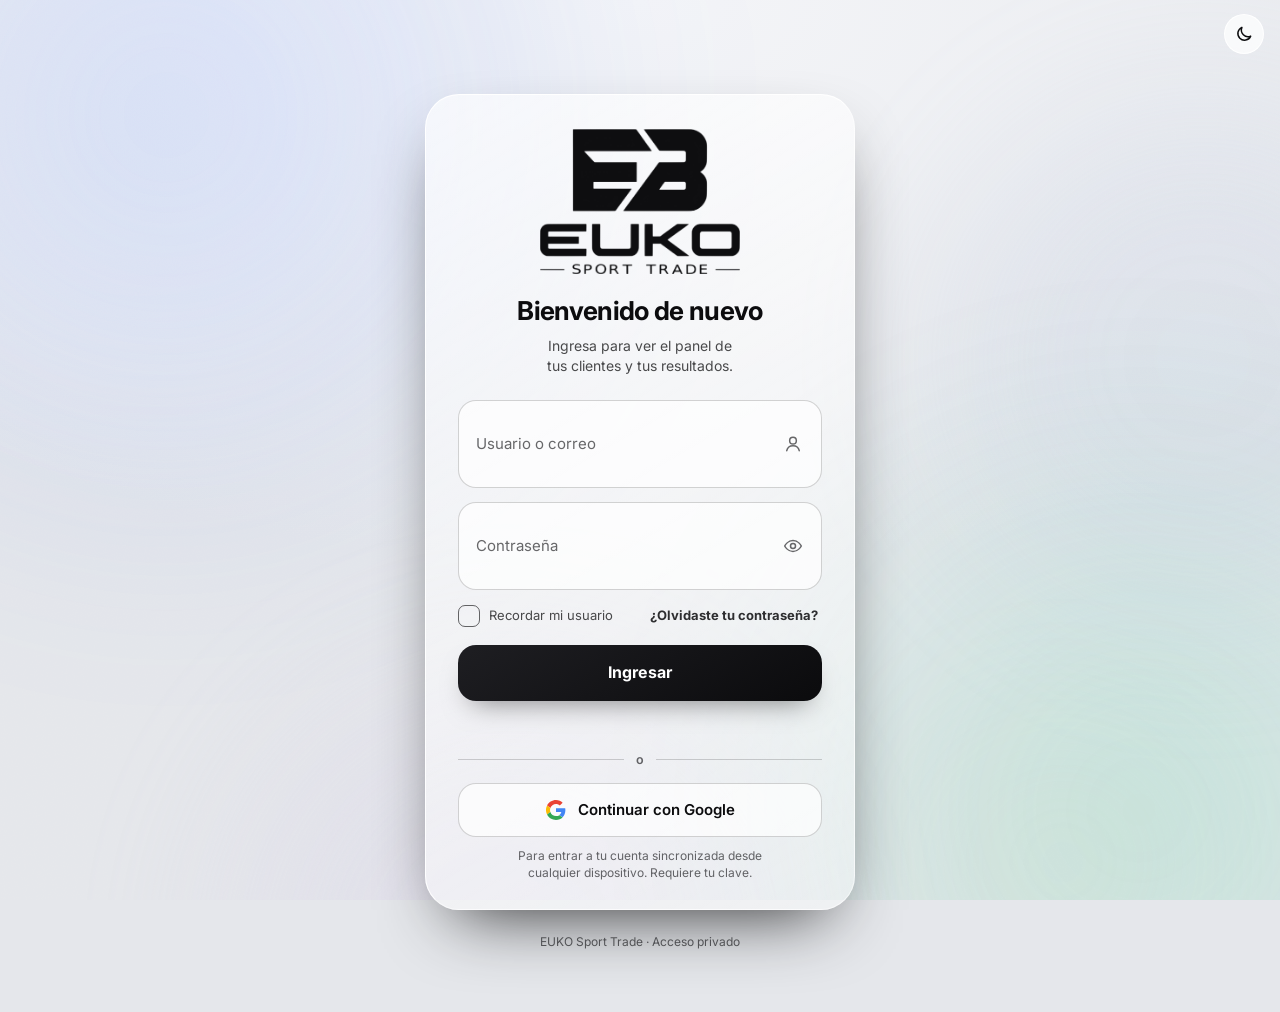
<file: index.html>
<!doctype html>
<html lang="es">
<head>
<meta charset="utf-8">
<meta name="theme-color" content="#050506">
<meta name="viewport" content="width=device-width,initial-scale=1,viewport-fit=cover">

<title>EUKO Acceso</title>
<link rel="preconnect" href="https://fonts.googleapis.com">
<link rel="preconnect" href="https://fonts.gstatic.com" crossorigin>
<link href="https://fonts.googleapis.com/css2?family=Inter:wght@400;500;600;700;800&display=swap" rel="stylesheet">
<link rel="stylesheet" href="style.css">

</head>
<body>
<div class="bg" aria-hidden="true"><div class="blob b1"></div><div class="blob b2"></div><div class="blob b3"></div><div class="blob b4"></div><div class="grain"></div></div>
<button class="iconbtn" id="themebtn" type="button" aria-label="Cambiar entre tema claro y oscuro"></button>

<main class="scene" id="scene">
  <div class="wrap">
    <div class="tilt" id="tilt">
      <section class="login-panel glass" id="panel" aria-labelledby="ttl">
        <div class="logo-f rev" style="--d:0" role="img" aria-label="EUKO Sport Trade"><i class="ld"></i><i class="ll"></i></div>
        <h1 id="ttl" class="rev" style="--d:1">Bienvenido de nuevo</h1>
        <p class="lead rev" style="--d:2">Ingresa para ver el panel de tus clientes y tus resultados.</p>

        <form id="login-form" novalidate>
          <div class="field rev" style="--d:3" id="f-user">
            <input id="user" name="username" type="text" placeholder=" " autocomplete="username" autocapitalize="none" spellcheck="false">
            <label for="user">Usuario o correo</label>
            <span class="field-icon" aria-hidden="true"><svg class="i" viewBox="0 0 24 24"><circle cx="12" cy="8" r="4"/><path d="M4.5 20c.8-4 3.8-6 7.5-6s6.7 2 7.5 6"/></svg></span>
          </div>
          <div class="field rev" style="--d:4" id="f-pass">
            <input id="pass" name="password" type="password" placeholder=" " autocomplete="current-password">
            <label for="pass">Contraseña</label>
            <button class="field-icon icon-button" id="eye" type="button" aria-label="Mostrar contraseña" aria-pressed="false"></button>
          </div>
          <p class="hint" id="caps" hidden><svg class="i" viewBox="0 0 24 24" style="width:16px;height:16px"><path d="M12 4 4 13h5v4h6v-4h5L12 4Z"/><path d="M9 20h6"/></svg>Tienes activado Bloq Mayús</p>
          <div class="row rev" style="--d:5">
            <label class="chk"><input type="checkbox" id="remember"><span class="box"><svg class="i" viewBox="0 0 24 24"><path d="m5 12.5 4.5 4.5L19 7.5"/></svg></span>Recordar mi usuario</label>
            <button type="button" class="link" id="forgot">¿Olvidaste tu contraseña?</button>
          </div>
          <button class="login-button rev" style="--d:6" id="btn" type="submit"><span class="lbl">Ingresar</span><span class="spin" aria-hidden="true"></span></button>
          <p class="message" id="msg" role="alert" aria-live="polite"></p>
        </form>

        <div id="gwrap">
          <div class="divider rev" style="--d:7">o</div>
          <button class="gbutton rev" style="--d:7" id="gbtn" type="button"><svg viewBox="0 0 48 48" aria-hidden="true"><path fill="#EA4335" d="M24 9.5c3.5 0 6.6 1.2 9.1 3.6l6.8-6.8C35.8 2.4 30.3 0 24 0 14.6 0 6.5 5.4 2.6 13.2l7.9 6.1C12.4 13.6 17.7 9.5 24 9.5z"/><path fill="#4285F4" d="M46.5 24.5c0-1.6-.1-3.1-.4-4.5H24v8.5h12.7c-.6 3-2.3 5.5-4.8 7.2l7.6 5.9c4.4-4.1 7-10.1 7-17.1z"/><path fill="#FBBC05" d="M10.5 28.7a14.5 14.5 0 0 1 0-9.4l-7.9-6.1a24 24 0 0 0 0 21.6l7.9-6.1z"/><path fill="#34A853" d="M24 48c6.5 0 11.9-2.1 15.9-5.8l-7.6-5.9c-2.1 1.4-4.9 2.3-8.3 2.3-6.3 0-11.6-4.1-13.5-9.8l-7.9 6.1C6.5 42.6 14.6 48 24 48z"/></svg><span class="lbl">Continuar con Google</span><span class="spin" aria-hidden="true"></span></button>
          <p class="gnote rev" style="--d:8">Para entrar a tu cuenta sincronizada desde cualquier dispositivo. Requiere tu clave.</p>
        </div>

        <form id="key-form" novalidate hidden>
          <div class="keyhead">
            <h2>Confirma tu clave</h2>
            <p>Entraste con Google. Para abrir tu cuenta sincronizada, escribe tu usuario y tu clave de EUKO.</p>
            <span class="gmail"><svg viewBox="0 0 48 48" aria-hidden="true"><path fill="#EA4335" d="M24 9.5c3.5 0 6.6 1.2 9.1 3.6l6.8-6.8C35.8 2.4 30.3 0 24 0 14.6 0 6.5 5.4 2.6 13.2l7.9 6.1C12.4 13.6 17.7 9.5 24 9.5z"/><path fill="#4285F4" d="M46.5 24.5c0-1.6-.1-3.1-.4-4.5H24v8.5h12.7c-.6 3-2.3 5.5-4.8 7.2l7.6 5.9c4.4-4.1 7-10.1 7-17.1z"/><path fill="#FBBC05" d="M10.5 28.7a14.5 14.5 0 0 1 0-9.4l-7.9-6.1a24 24 0 0 0 0 21.6l7.9-6.1z"/><path fill="#34A853" d="M24 48c6.5 0 11.9-2.1 15.9-5.8l-7.6-5.9c-2.1 1.4-4.9 2.3-8.3 2.3-6.3 0-11.6-4.1-13.5-9.8l-7.9 6.1C6.5 42.6 14.6 48 24 48z"/></svg><span id="gmail">Cuenta de Google</span></span>
          </div>
          <div class="field" id="f-ku">
            <input id="ku" name="username" type="text" placeholder=" " autocomplete="username" autocapitalize="none" spellcheck="false">
            <label for="ku">Usuario o correo</label>
            <span class="field-icon" aria-hidden="true"><svg class="i" viewBox="0 0 24 24"><circle cx="12" cy="8" r="4"/><path d="M4.5 20c.8-4 3.8-6 7.5-6s6.7 2 7.5 6"/></svg></span>
          </div>
          <div class="field" id="f-kp">
            <input id="kp" name="password" type="password" placeholder=" " autocomplete="current-password">
            <label for="kp">Contraseña</label>
          </div>
          <button class="login-button" id="kbtn" type="submit"><span class="lbl">Confirmar y entrar</span><span class="spin" aria-hidden="true"></span></button>
          <p class="message" id="kmsg" role="alert" aria-live="polite"></p>
          <button type="button" class="link backlink" id="kback">Cancelar y volver</button>
        </form>

        <div class="done" id="done" hidden>
          <svg class="big" viewBox="0 0 100 100" aria-hidden="true"><circle class="c" pathLength="1" cx="50" cy="50" r="44" transform="rotate(-90 50 50)"/><path class="t" pathLength="1" d="m30 52 14 14 27-30"/></svg>
          <h2>Acceso concedido</h2>
          <p id="doneTxt">Entrando al panel…</p>
          <button type="button" class="btn2" id="again" hidden>Volver al inicio de sesión</button>
        </div>

      </section>
    </div>
  </div>
  <p class="foot rev" style="--d:8">EUKO Sport Trade · Acceso privado</p>
</main>

<script src="cloud.js"></script>
<script>
(function(){
'use strict';
/* ================= CONFIGURACIÓN =================
   API_URL: dirección de tu backend para iniciar sesión, por ejemplo "https://tu-api.com/api/login".
   Debe aceptar POST con JSON {username, password, remember}. Respuestas esperadas:
     200  -> acceso correcto (el servidor guarda la sesión en una cookie HttpOnly; puede devolver {name})
     401  -> usuario o contraseña incorrectos      429 -> demasiados intentos
   Con API_URL vacío se usa el acceso local de más abajo (ACCESS_HASH).
   DASHBOARD_URL: página a la que se va después de entrar (vacío = solo muestra el éxito). */
var CONFIG={API_URL:'',DASHBOARD_URL:'admin.html',MAX_TRIES:5,LOCK_SECONDS:30};
/* Acceso local (mientras no haya backend): solo entra el usuario y la contraseña que se guardaron aquí.
   Se guarda una huella (SHA-256) en lugar de la contraseña escrita, para que no se lea directamente en el código.
   Para cambiar el usuario o la clave hay que generar una huella nueva. */
var ACCESS_HASH='b18d5b4b2fe7860f3682164e5aa2877cd1359942f2ac8788b02c2c9214994172';;

var $=function(s){return document.querySelector(s)};
var IC={
 eye:'<svg class="i" viewBox="0 0 24 24"><path d="M2 12s3.6-6.5 10-6.5S22 12 22 12s-3.6 6.5-10 6.5S2 12 2 12Z"/><circle cx="12" cy="12" r="3"/></svg>',
 eyeOff:'<svg class="i" viewBox="0 0 24 24"><path d="M3 3l18 18"/><path d="M10.6 6A10.5 10.5 0 0 1 12 5.5C18.4 5.5 22 12 22 12a17 17 0 0 1-3.2 3.9"/><path d="M6.6 7.2A16.6 16.6 0 0 0 2 12s3.6 6.5 10 6.5c1.5 0 2.8-.3 4-.8"/><path d="M9.9 9.9a3 3 0 0 0 4.2 4.2"/></svg>',
 sun:'<svg class="i" viewBox="0 0 24 24"><circle cx="12" cy="12" r="4"/><path d="M12 2.5v2M12 19.5v2M2.5 12h2M19.5 12h2M5.3 5.3l1.4 1.4M17.3 17.3l1.4 1.4M5.3 18.7l1.4-1.4M17.3 6.7l1.4-1.4"/></svg>',
 moon:'<svg class="i" viewBox="0 0 24 24"><path d="M20 14.5A8 8 0 0 1 9.5 4a8 8 0 1 0 10.5 10.5Z"/></svg>'
};
var form=$('#login-form'),user=$('#user'),pass=$('#pass'),btn=$('#btn'),msg=$('#msg'),panel=$('#panel'),eye=$('#eye'),caps=$('#caps'),remember=$('#remember');
var busy=false,fails=0,lockT=null;

/* tema (misma preferencia que el panel) */
function isDark(){var t=document.documentElement.getAttribute('data-theme');return t?t==='dark':!matchMedia('(prefers-color-scheme: light)').matches}
function paintTheme(){$('#themebtn').innerHTML=isDark()?IC.sun:IC.moon}
try{var st=localStorage.getItem('euko-theme');if(st==='dark'||st==='light')document.documentElement.setAttribute('data-theme',st)}catch(e){}
$('#themebtn').addEventListener('click',function(){var n=isDark()?'light':'dark';document.documentElement.setAttribute('data-theme',n);try{localStorage.setItem('euko-theme',n)}catch(e){}paintTheme()});
paintTheme();

/* ojo para ver la contraseña */
function paintEye(){var s=pass.type==='text';eye.innerHTML=s?IC.eyeOff:IC.eye;eye.setAttribute('aria-pressed',s);eye.setAttribute('aria-label',s?'Ocultar contraseña':'Mostrar contraseña')}
eye.addEventListener('click',function(){pass.type=pass.type==='password'?'text':'password';paintEye();pass.focus()});
paintEye();

/* aviso de Bloq Mayús */
function capsCheck(e){if(e.getModifierState)caps.hidden=!e.getModifierState('CapsLock')}
pass.addEventListener('keydown',capsCheck);pass.addEventListener('keyup',capsCheck);pass.addEventListener('blur',function(){caps.hidden=true});

/* usuario recordado (nunca la contraseña) */
try{var su=localStorage.getItem('euko-user');if(su){user.value=su;remember.checked=true}}catch(e){}

/* mensajes y efectos */
function say(t,k){msg.textContent=t||'';msg.className='message'+(k?' '+k:'')}
/* avisos que llegan desde el panel (sesión cerrada o vencida) */
try{var qs=new URLSearchParams(location.search).get('s');
  if(qs==='expirada')say('Tu sesión se cerró por inactividad. Ingresa de nuevo.','success');
  else if(qs==='salio')say('Cerraste sesión correctamente.','success');
  if(qs)history.replaceState(null,'',location.pathname)}catch(e){}
function shake(){panel.classList.remove('shake');void panel.offsetWidth;panel.classList.add('shake');panel.classList.add('err');setTimeout(function(){panel.classList.remove('shake')},500);setTimeout(function(){panel.classList.remove('err')},1600)}
function mark(el,on){el.closest('.field').classList.toggle('bad',on);el.setAttribute('aria-invalid',on?'true':'false')}
[user,pass].forEach(function(el){el.addEventListener('input',function(){mark(el,false);if(msg.classList.contains('error')&&!lockT)say('')})});
function setBusy(b){busy=b;btn.classList.toggle('loading',b);btn.disabled=b||!!lockT}
$('#forgot').addEventListener('click',function(){say('Para restablecer tu acceso, comunícate con el administrador de EUKO.','success')});

/* bloqueo temporal tras varios intentos fallidos (solo mejora la experiencia; el límite real lo pone el servidor) */
function lock(){
  var left=CONFIG.LOCK_SECONDS;btn.disabled=true;
  var tick=function(){if(left<=0){clearInterval(lockT);lockT=null;fails=0;btn.disabled=false;say('Ya puedes intentarlo de nuevo.','success');return}say('Demasiados intentos. Espera '+left+' s para volver a probar.','error');left--};
  tick();lockT=setInterval(tick,1000);
}

/* ================= AUTENTICACIÓN =================
   Esta es la única función que habla con tu backend. */
function wait(ms){return new Promise(function(r){setTimeout(r,ms)})}
/* SHA-256 en JavaScript puro: funciona aunque el navegador no ofrezca crypto.subtle (por ejemplo, al abrir el archivo directamente o por una IP local). */
function sha256js(str){
  var K=[],H=[],i,j,w=[],bytes=Array.from(new TextEncoder().encode(str)),l=bytes.length*8;
  var isP=function(n){for(var f=2;f*f<=n;f++)if(n%f===0)return false;return true};
  var fr=function(x){return((x-Math.floor(x))*4294967296)|0};
  for(var c=2,n=0;n<64;c++)if(isP(c)){if(n<8)H[n]=fr(Math.pow(c,.5));K[n++]=fr(Math.pow(c,1/3))}
  bytes.push(128);while(bytes.length%64!==56)bytes.push(0);
  for(i=7;i>=0;i--)bytes.push(i>3?0:(l>>>(i*8))&255);
  var rr=function(x,k){return(x>>>k)|(x<<(32-k))};
  for(i=0;i<bytes.length;i+=64){
    for(j=0;j<16;j++)w[j]=(bytes[i+j*4]<<24)|(bytes[i+j*4+1]<<16)|(bytes[i+j*4+2]<<8)|bytes[i+j*4+3];
    for(j=16;j<64;j++){var s0=rr(w[j-15],7)^rr(w[j-15],18)^(w[j-15]>>>3),s1=rr(w[j-2],17)^rr(w[j-2],19)^(w[j-2]>>>10);w[j]=(w[j-16]+s0+w[j-7]+s1)|0}
    var a=H[0],b=H[1],cc=H[2],d=H[3],e=H[4],f=H[5],g=H[6],h=H[7];
    for(j=0;j<64;j++){
      var S1=rr(e,6)^rr(e,11)^rr(e,25),ch=(e&f)^(~e&g),t1=(h+S1+ch+K[j]+w[j])|0;
      var S0=rr(a,2)^rr(a,13)^rr(a,22),mj=(a&b)^(a&cc)^(b&cc),t2=(S0+mj)|0;
      h=g;g=f;f=e;e=(d+t1)|0;d=cc;cc=b;b=a;a=(t1+t2)|0;
    }
    H[0]=(H[0]+a)|0;H[1]=(H[1]+b)|0;H[2]=(H[2]+cc)|0;H[3]=(H[3]+d)|0;H[4]=(H[4]+e)|0;H[5]=(H[5]+f)|0;H[6]=(H[6]+g)|0;H[7]=(H[7]+h)|0;
  }
  return H.map(function(x){return(x>>>0).toString(16).padStart(8,'0')}).join('');
}
async function sha256(t){
  if(window.crypto&&crypto.subtle){try{var b=await crypto.subtle.digest('SHA-256',new TextEncoder().encode(t));return Array.from(new Uint8Array(b)).map(function(x){return x.toString(16).padStart(2,'0')}).join('')}catch(e){}}
  return sha256js(t);
}
async function authenticate(username,password,rem){
  if(!CONFIG.API_URL){
    await wait(700);
    var h=await sha256(username.trim()+'\n'+password.trim()+'\nEUKO');
    if(h===ACCESS_HASH)return {ok:true,name:username.trim()};
    return {ok:false,msg:'Usuario o contraseña incorrectos.'};
  }
  var r=await fetch(CONFIG.API_URL,{method:'POST',headers:{'Content-Type':'application/json'},credentials:'include',body:JSON.stringify({username:username,password:password,remember:rem})});
  if(r.status===401||r.status===403)return {ok:false,msg:'Usuario o contraseña incorrectos.'};
  if(r.status===429)return {ok:false,msg:'Demasiados intentos. Espera un momento e inténtalo de nuevo.',block:true};
  if(!r.ok)throw new Error('HTTP '+r.status);
  var d={};try{d=await r.json()}catch(e){}
  return {ok:true,name:d.name||username};
}

function success(res){
  try{var n=Date.now();sessionStorage.setItem('euko-auth',JSON.stringify({name:res.name,t:n,a:n,cloud:!!res.cloud,email:res.email||''}))}catch(e){}
  try{if(!res.cloud){if(remember.checked)localStorage.setItem('euko-user',user.value.trim());else localStorage.removeItem('euko-user')}}catch(e){}
  say('');panel.classList.add('ok');
  form.hidden=true;$('#gwrap').hidden=true;$('#key-form').hidden=true;$('.lead').hidden=true;$('#ttl').hidden=true;
  var d=$('#done');d.hidden=false;
  if(CONFIG.DASHBOARD_URL){$('#doneTxt').textContent='Entrando al panel…';setTimeout(function(){location.replace(CONFIG.DASHBOARD_URL)},1500)}
  else{$('#doneTxt').textContent='Así se verá al entrar. Aquí te llevaría a tu panel.';$('#again').hidden=false}
}
$('#again').addEventListener('click',function(){
  panel.classList.remove('ok');$('#done').hidden=true;form.hidden=false;$('#gwrap').hidden=false;$('.lead').hidden=false;$('#ttl').hidden=false;
  pass.value='';pass.type='password';paintEye();say('');pass.focus();
});

form.addEventListener('submit',async function(e){
  e.preventDefault();if(busy||lockT)return;
  var u=user.value.trim(),p=pass.value;say('');mark(user,false);mark(pass,false);
  if(!u||!p){mark(user,!u);mark(pass,!p);say(!u&&!p?'Escribe tu usuario y tu contraseña.':!u?'Escribe tu usuario o correo.':'Escribe tu contraseña.','error');shake();(u?pass:user).focus();return}
  setBusy(true);
  try{
    var res=await authenticate(u,p,remember.checked);
    if(res.ok){fails=0;success(res)}
    else{
      fails++;mark(pass,true);say(res.msg,'error');shake();pass.select();
      if(res.block||fails>=CONFIG.MAX_TRIES){setBusy(false);lock();return}
    }
  }catch(err){say('No pudimos conectar con el servidor. Revisa tu conexión e inténtalo de nuevo.','error');shake()}
  setBusy(false);
});


/* ================= INGRESO CON GOOGLE (cuenta sincronizada) =================
   1) Google verifica que eres la cuenta autorizada.  2) Escribes tu clave de EUKO.
   Solo entonces se abre el panel con tus datos en la nube. */
var gbtn=$('#gbtn'),kform=$('#key-form'),ku=$('#ku'),kp=$('#kp'),kbtn=$('#kbtn'),kmsg=$('#kmsg'),gUser=null,kfails=0;
function ksay(t,k){kmsg.textContent=t||'';kmsg.className='message'+(k?' '+k:'')}
function gError(err){
  var c=err&&err.code||'';
  if(c==='euko/unauthorized')return 'Esa cuenta de Google no está autorizada para entrar.';
  if(c==='auth/popup-closed-by-user'||c==='auth/cancelled-popup-request')return '';
  if(c==='auth/popup-blocked')return 'Tu navegador bloqueó la ventana de Google. Permite las ventanas emergentes e inténtalo de nuevo.';
  if(c==='auth/unauthorized-domain')return 'Este dominio no está autorizado en Firebase. Agrégalo en Authentication > Settings > Authorized domains.';
  if(c==='auth/operation-not-allowed')return 'El ingreso con Google no está activado en Firebase.';
  if(c==='auth/network-request-failed')return 'No pudimos conectar con Google. Revisa tu conexión.';
  return 'No pudimos iniciar con Google. Inténtalo de nuevo.';
}
gbtn.addEventListener('click',async function(){
  if(busy||lockT||gbtn.disabled)return;say('');
  if(!window.EUKOCloud){say('La función de Google no está disponible ahora. Usa el ingreso normal.','error');shake();return}
  gbtn.classList.add('loading');gbtn.disabled=true;
  try{
    gUser=await EUKOCloud.signInGoogle();
    $('#gmail').textContent=gUser.email;
    form.hidden=true;$('#gwrap').hidden=true;$('.lead').hidden=true;$('#ttl').textContent='Un paso más';
    kform.hidden=false;ku.value='';kp.value='';ksay('');setTimeout(function(){ku.focus()},50);
  }catch(err){var t=gError(err);if(t){say(t,'error');shake()}}
  gbtn.classList.remove('loading');gbtn.disabled=false;
});
$('#kback').addEventListener('click',function(){
  try{EUKOCloud.signOut()}catch(e){}
  gUser=null;kform.hidden=true;form.hidden=false;$('#gwrap').hidden=false;$('.lead').hidden=false;$('#ttl').textContent='Bienvenido de nuevo';ksay('');say('');
});
[ku,kp].forEach(function(el){el.addEventListener('input',function(){mark(el,false);if(kmsg.classList.contains('error')&&!lockT)ksay('')})});
kform.addEventListener('submit',async function(e){
  e.preventDefault();if(busy||lockT||!gUser)return;
  var u=ku.value.trim(),p=kp.value;ksay('');mark(ku,false);mark(kp,false);
  if(!u||!p){mark(ku,!u);mark(kp,!p);ksay('Escribe tu usuario y tu clave.','error');shake();return}
  busy=true;kbtn.classList.add('loading');kbtn.disabled=true;
  try{
    var res=await authenticate(u,p,false);
    if(res.ok){kfails=0;res.cloud=true;res.email=gUser.email;success(res)}
    else{
      kfails++;mark(kp,true);ksay(res.msg,'error');shake();kp.select();
      if(kfails>=CONFIG.MAX_TRIES){try{EUKOCloud.signOut()}catch(e2){}gUser=null;kform.hidden=true;form.hidden=false;$('#gwrap').hidden=false;$('.lead').hidden=false;$('#ttl').textContent='Bienvenido de nuevo';busy=false;kbtn.classList.remove('loading');kbtn.disabled=false;lock();return}
    }
  }catch(err2){ksay('No pudimos validar tu clave. Inténtalo de nuevo.','error');shake()}
  busy=false;kbtn.classList.remove('loading');kbtn.disabled=false;
});

/* inclinación suave y brillo que siguen el cursor */
var reduce=matchMedia('(prefers-reduced-motion: reduce)').matches,fine=matchMedia('(hover: hover) and (pointer: fine)').matches;
if(!reduce&&fine){
  var tilt=$('#tilt'),raf=0;
  document.addEventListener('pointermove',function(e){
    if(raf)return;raf=requestAnimationFrame(function(){raf=0;
      var x=e.clientX/innerWidth-.5,y=e.clientY/innerHeight-.5;
      tilt.style.setProperty('--ry',(x*7).toFixed(2)+'deg');tilt.style.setProperty('--rx',(-y*6).toFixed(2)+'deg');
      var r=panel.getBoundingClientRect();panel.style.setProperty('--mx',(e.clientX-r.left)+'px');panel.style.setProperty('--my',(e.clientY-r.top)+'px');
    });
  });
  document.addEventListener('pointerleave',function(){tilt.style.setProperty('--rx','0deg');tilt.style.setProperty('--ry','0deg')});
}
})();
</script>
</body>
</html>
</file>
<file: style.css>
/* ---------- 1. TOKENS ---------- */
:root{
  --bg:#050506; --bg2:#0e0e11;
  --fg:#f5f5f7; --fg2:rgba(245,245,247,.72); --fg3:rgba(245,245,247,.5);
  --g1:rgba(255,255,255,.085); --g2:rgba(255,255,255,.028);
  --card-a:rgba(255,255,255,.07); --card-b:rgba(255,255,255,.026);
  --stage-a:rgba(255,255,255,.05); --stage-b:rgba(255,255,255,.012);
  --gb:rgba(255,255,255,.13); --cb:rgba(255,255,255,.09);
  --rim:rgba(255,255,255,.26); --rim-a:rgba(255,255,255,.55); --rim-b:rgba(255,255,255,.1);
  --edge-hi:rgba(255,255,255,.2); --edge-lo:rgba(255,255,255,.03); --inner:rgba(255,255,255,.03);
  --shadow:0 30px 70px -30px rgba(0,0,0,.9); --shadow-sm:0 14px 34px -20px rgba(0,0,0,.85);
  --line:rgba(255,255,255,.08); --line-s:rgba(255,255,255,.18); --field:rgba(255,255,255,.06);
  --mint:#f5f5f7; --mint2:#c8c9cf; --ink:#0a0a0b; --mint-text:#ffffff; --mint-soft:rgba(255,255,255,.1);
  --c1:#43d98c; --c2:#7db4ff; --c3:#f5c04a; --c4:#b79cff; --c5:#ff6f61; --c6:#ff8fc0;
  --good:#43d98c; --warn:#f5c04a; --bad:#ff6f61;
  --good-soft:rgba(67,217,140,.14); --warn-soft:rgba(245,192,74,.14); --bad-soft:rgba(255,111,97,.14);
  --blob1:#7886a6; --blob2:#3c4c70; --blob3:#5a547f; --blob4:#7d6c48; --blob-o:.17;
  --btn-dark:rgba(255,255,255,.08); --btn-dark-fg:#f5f5f7; --tip:rgba(26,26,30,.96);
  --lens-a:rgba(255,255,255,.2); --lens-b:rgba(255,255,255,.06); --lens-sh:0 8px 20px -8px rgba(0,0,0,.8);
  --modal-bg:rgba(18,18,21,.82); --pop-bg:rgba(22,22,26,.97); --dim:rgba(0,0,0,.62);
  --hero-bg:linear-gradient(150deg,#ffffff,#d8d9de); --hero-fg:#0a0a0b; --hero-fg2:rgba(10,10,11,.64);
  --ld:block; --ll:none; color-scheme:dark;
  --f-d:"Inter","Helvetica Neue",system-ui,-apple-system,"Segoe UI",Roboto,sans-serif;
  --f-b:"Inter","Helvetica Neue",system-ui,-apple-system,"Segoe UI",Roboto,sans-serif;
  --safe-t:env(safe-area-inset-top,0px); --safe-b:env(safe-area-inset-bottom,0px);
  --safe-l:env(safe-area-inset-left,0px); --safe-r:env(safe-area-inset-right,0px);
  --ease:cubic-bezier(.2,.8,.2,1); --spring:cubic-bezier(.34,1.4,.5,1);
  --blur:26px; --sat:160%;
}
@media (prefers-color-scheme:light){:root:not([data-theme="dark"]){
  --bg:#e5e7eb; --bg2:#f4f5f8;
  --fg:#0c0c0e; --fg2:rgba(12,12,14,.74); --fg3:rgba(12,12,14,.62);
  --g1:rgba(255,255,255,.72); --g2:rgba(255,255,255,.4);
  --card-a:rgba(255,255,255,.8); --card-b:rgba(255,255,255,.44);
  --stage-a:rgba(255,255,255,.52); --stage-b:rgba(255,255,255,.24);
  --gb:rgba(255,255,255,.95); --cb:rgba(255,255,255,.9);
  --rim:#fff; --rim-a:#fff; --rim-b:rgba(255,255,255,.75);
  --edge-hi:rgba(255,255,255,.95); --edge-lo:rgba(255,255,255,.55); --inner:rgba(255,255,255,.35);
  --shadow:0 26px 54px -28px rgba(30,34,48,.36); --shadow-sm:0 12px 28px -18px rgba(30,34,48,.38);
  --line:rgba(12,12,14,.09); --line-s:rgba(12,12,14,.18); --field:rgba(255,255,255,.7);
  --mint:#0c0c0e; --mint2:#2c2d31; --ink:#ffffff; --mint-text:#0c0c0e; --mint-soft:rgba(12,12,14,.07);
  --c1:#12a566; --c2:#2f7be0; --c3:#d99a14; --c4:#7c5ce0; --c5:#e5483b; --c6:#d24f93;
  --good:#0b8a52; --warn:#8f5d04; --bad:#c93b2e;
  --good-soft:rgba(18,165,102,.14); --warn-soft:rgba(165,107,5,.15); --bad-soft:rgba(201,59,46,.13);
  --blob1:#ffffff; --blob2:#b6c5de; --blob3:#d4cbe9; --blob4:#f0dcc2; --blob-o:.75;
  --btn-dark:#0c0c0e; --btn-dark-fg:#ffffff; --tip:rgba(12,12,14,.94);
  --lens-a:rgba(255,255,255,.95); --lens-b:rgba(255,255,255,.6); --lens-sh:0 8px 18px -8px rgba(30,34,48,.35);
  --modal-bg:rgba(244,245,248,.84); --pop-bg:rgba(250,250,252,.98); --dim:rgba(12,12,14,.32);
  --hero-bg:linear-gradient(150deg,#1e1e22,#0b0b0d); --hero-fg:#ffffff; --hero-fg2:rgba(255,255,255,.7);
  --ld:none; --ll:block; color-scheme:light;
}}
:root[data-theme="light"]{
  --bg:#e5e7eb; --bg2:#f4f5f8;
  --fg:#0c0c0e; --fg2:rgba(12,12,14,.74); --fg3:rgba(12,12,14,.62);
  --g1:rgba(255,255,255,.72); --g2:rgba(255,255,255,.4);
  --card-a:rgba(255,255,255,.8); --card-b:rgba(255,255,255,.44);
  --stage-a:rgba(255,255,255,.52); --stage-b:rgba(255,255,255,.24);
  --gb:rgba(255,255,255,.95); --cb:rgba(255,255,255,.9);
  --rim:#fff; --rim-a:#fff; --rim-b:rgba(255,255,255,.75);
  --edge-hi:rgba(255,255,255,.95); --edge-lo:rgba(255,255,255,.55); --inner:rgba(255,255,255,.35);
  --shadow:0 26px 54px -28px rgba(30,34,48,.36); --shadow-sm:0 12px 28px -18px rgba(30,34,48,.38);
  --line:rgba(12,12,14,.09); --line-s:rgba(12,12,14,.18); --field:rgba(255,255,255,.7);
  --mint:#0c0c0e; --mint2:#2c2d31; --ink:#ffffff; --mint-text:#0c0c0e; --mint-soft:rgba(12,12,14,.07);
  --c1:#12a566; --c2:#2f7be0; --c3:#d99a14; --c4:#7c5ce0; --c5:#e5483b; --c6:#d24f93;
  --good:#0b8a52; --warn:#8f5d04; --bad:#c93b2e;
  --good-soft:rgba(18,165,102,.14); --warn-soft:rgba(165,107,5,.15); --bad-soft:rgba(201,59,46,.13);
  --blob1:#ffffff; --blob2:#b6c5de; --blob3:#d4cbe9; --blob4:#f0dcc2; --blob-o:.75;
  --btn-dark:#0c0c0e; --btn-dark-fg:#ffffff; --tip:rgba(12,12,14,.94);
  --lens-a:rgba(255,255,255,.95); --lens-b:rgba(255,255,255,.6); --lens-sh:0 8px 18px -8px rgba(30,34,48,.35);
  --modal-bg:rgba(244,245,248,.84); --pop-bg:rgba(250,250,252,.98); --dim:rgba(12,12,14,.32);
  --hero-bg:linear-gradient(150deg,#1e1e22,#0b0b0d); --hero-fg:#ffffff; --hero-fg2:rgba(255,255,255,.7);
  --ld:none; --ll:block; color-scheme:light;
}
:root[data-theme="dark"]{
  --bg:#050506; --bg2:#0e0e11;
  --fg:#f5f5f7; --fg2:rgba(245,245,247,.72); --fg3:rgba(245,245,247,.5);
  --g1:rgba(255,255,255,.085); --g2:rgba(255,255,255,.028);
  --card-a:rgba(255,255,255,.07); --card-b:rgba(255,255,255,.026);
  --stage-a:rgba(255,255,255,.05); --stage-b:rgba(255,255,255,.012);
  --gb:rgba(255,255,255,.13); --cb:rgba(255,255,255,.09);
  --rim:rgba(255,255,255,.26); --rim-a:rgba(255,255,255,.55); --rim-b:rgba(255,255,255,.1);
  --edge-hi:rgba(255,255,255,.2); --edge-lo:rgba(255,255,255,.03); --inner:rgba(255,255,255,.03);
  --shadow:0 30px 70px -30px rgba(0,0,0,.9); --shadow-sm:0 14px 34px -20px rgba(0,0,0,.85);
  --line:rgba(255,255,255,.08); --line-s:rgba(255,255,255,.18); --field:rgba(255,255,255,.06);
  --mint:#f5f5f7; --mint2:#c8c9cf; --ink:#0a0a0b; --mint-text:#ffffff; --mint-soft:rgba(255,255,255,.1);
  --c1:#43d98c; --c2:#7db4ff; --c3:#f5c04a; --c4:#b79cff; --c5:#ff6f61; --c6:#ff8fc0;
  --good:#43d98c; --warn:#f5c04a; --bad:#ff6f61;
  --good-soft:rgba(67,217,140,.14); --warn-soft:rgba(245,192,74,.14); --bad-soft:rgba(255,111,97,.14);
  --blob1:#7886a6; --blob2:#3c4c70; --blob3:#5a547f; --blob4:#7d6c48; --blob-o:.17;
  --btn-dark:rgba(255,255,255,.08); --btn-dark-fg:#f5f5f7; --tip:rgba(26,26,30,.96);
  --lens-a:rgba(255,255,255,.2); --lens-b:rgba(255,255,255,.06); --lens-sh:0 8px 20px -8px rgba(0,0,0,.8);
  --modal-bg:rgba(18,18,21,.82); --pop-bg:rgba(22,22,26,.97); --dim:rgba(0,0,0,.62);
  --hero-bg:linear-gradient(150deg,#ffffff,#d8d9de); --hero-fg:#0a0a0b; --hero-fg2:rgba(10,10,11,.64);
  --ld:block; --ll:none; color-scheme:dark;
}


html,body{min-height:100%;margin:0}
body{background:var(--bg);color:var(--fg);font-family:var(--f-b);font-size:15px;line-height:1.45;-webkit-font-smoothing:antialiased;overflow-x:hidden;
  padding-left:max(16px,env(safe-area-inset-left,0px));padding-right:max(16px,env(safe-area-inset-right,0px))}
button,input{font:inherit;color:inherit}
button{cursor:pointer;background:none;border:0;padding:0}
h1,h2,p{margin:0}
[hidden]{display:none!important}
:focus-visible{outline:2px solid var(--mint);outline-offset:3px}
svg.i{width:20px;height:20px;fill:none;stroke:currentColor;stroke-width:1.8;stroke-linecap:round;stroke-linejoin:round;flex:none}
/* fondo aurora */
.bg{position:fixed;inset:0;z-index:0;overflow:hidden;background:radial-gradient(120% 90% at 50% 0%,var(--bg2),var(--bg) 70%);pointer-events:none}
.blob{position:absolute;border-radius:50%;filter:blur(80px);opacity:var(--blob-o);will-change:transform}
.b1{width:46vmax;height:46vmax;background:var(--blob1);left:-12vmax;top:-14vmax;animation:d1 28s ease-in-out infinite alternate}
.b2{width:40vmax;height:40vmax;background:var(--blob2);right:-14vmax;top:8vmax;animation:d2 34s ease-in-out infinite alternate}
.b3{width:44vmax;height:44vmax;background:var(--blob3);left:18vmax;bottom:-26vmax;animation:d3 40s ease-in-out infinite alternate}
.b4{width:22vmax;height:22vmax;background:var(--blob4);right:6vmax;bottom:-8vmax;opacity:calc(var(--blob-o) * .6);animation:d1 31s ease-in-out infinite alternate-reverse}
@keyframes d1{to{transform:translate(9vmax,7vmax) scale(1.12)}}
@keyframes d2{to{transform:translate(-8vmax,10vmax) scale(.92)}}
@keyframes d3{to{transform:translate(-10vmax,-6vmax) scale(1.1)}}
.grain{position:absolute;inset:0;opacity:.07;mix-blend-mode:overlay;background-image:url("data:image/svg+xml;utf8,<svg xmlns='http://www.w3.org/2000/svg' width='160' height='160'><filter id='n'><feTurbulence type='fractalNoise' baseFrequency='.9' numOctaves='2' stitchTiles='stitch'/><feColorMatrix values='0 0 0 0 1  0 0 0 0 1  0 0 0 0 1  0 0 0 .8 0'/></filter><rect width='100%' height='100%' filter='url(%23n)'/></svg>")}

/* vidrio */
.glass{position:relative;background:linear-gradient(150deg,var(--g1),var(--g2));border:1px solid var(--gb);
  -webkit-backdrop-filter:blur(26px) saturate(170%);backdrop-filter:blur(26px) saturate(170%);
  box-shadow:inset 0 1px 0 var(--rim),var(--shadow)}
.glass::after{content:"";position:absolute;inset:0;border-radius:inherit;pointer-events:none;opacity:0;transition:opacity .35s;
  background:radial-gradient(380px circle at var(--mx,30%) var(--my,0%),rgba(255,255,255,.16),transparent 48%)}
.glass:hover::after{opacity:1}


.iconbtn{position:fixed;z-index:5;top:calc(env(safe-area-inset-top,0px) + 14px);right:max(16px,env(safe-area-inset-right,0px));width:40px;height:40px;border-radius:50%;display:grid;place-items:center;background:var(--g1);border:1px solid var(--gb);-webkit-backdrop-filter:blur(16px);backdrop-filter:blur(16px);transition:transform .2s}
.iconbtn:hover{transform:scale(1.08) rotate(12deg)}

.scene{position:relative;z-index:1;min-height:100vh;min-height:100dvh;display:flex;flex-direction:column;align-items:center;justify-content:center;gap:22px;padding-block:72px 40px}
.wrap{width:min(430px,100%);animation:popIn .8s cubic-bezier(.34,1.4,.64,1) both}
@keyframes popIn{from{opacity:0;transform:scale(.92) translateY(24px)}}
.tilt{transform:perspective(1100px) rotateX(var(--rx,0deg)) rotateY(var(--ry,0deg));transition:transform .3s ease-out;will-change:transform}
.login-panel{border-radius:34px;padding:34px 32px 28px;overflow:hidden}
.login-panel::before{content:"";position:absolute;inset:-1px;border-radius:inherit;padding:1px;pointer-events:none;
  background:conic-gradient(from var(--ang,0deg),transparent 0 70%,var(--mint) 85%,transparent 100%);
  -webkit-mask:linear-gradient(#000 0 0) content-box,linear-gradient(#000 0 0);-webkit-mask-composite:xor;mask-composite:exclude;opacity:.55;animation:spinang 7s linear infinite}
@property --ang{syntax:"<angle>";inherits:false;initial-value:0deg}
@keyframes spinang{to{--ang:360deg}}
.login-panel.shake{animation:bounceError .45s ease-in-out}
@keyframes bounceError{0%,100%{transform:translateX(0)}20%{transform:translateX(-9px)}40%{transform:translateX(8px)}60%{transform:translateX(-5px)}80%{transform:translateX(4px)}}
.login-panel.err{box-shadow:inset 0 1px 0 var(--rim),0 0 0 1px color-mix(in srgb,var(--bad) 45%,transparent),0 24px 60px -24px color-mix(in srgb,var(--bad) 40%,transparent)}
.login-panel.ok{box-shadow:inset 0 1px 0 var(--rim),0 0 0 1px var(--mint),0 0 60px -6px color-mix(in srgb,var(--mint) 60%,transparent);transition:box-shadow .5s}

.logo-f{position:relative;width:min(200px,62%);aspect-ratio:1.3807;margin:0 auto 18px}
.logo-f i{position:absolute;inset:0;background-repeat:no-repeat;background-position:center;background-size:contain}
.logo-f .ld{display:var(--ld);background-image:var(--logo-f);filter:drop-shadow(0 0 14px rgba(91,240,193,.38))}
.logo-f .ll{display:var(--ll);background-color:var(--fg);-webkit-mask:var(--logo-f) center/contain no-repeat;mask:var(--logo-f) center/contain no-repeat}
.login-panel h1{font-family:var(--f-d);font-weight:600;font-size:26px;letter-spacing:-.02em;text-align:center;text-wrap:balance}
.lead{text-align:center;color:var(--fg2);margin:6px 0 24px;font-size:14px;text-wrap:balance}

#login-form{display:flex;flex-direction:column;gap:14px}
.field{position:relative;display:flex;align-items:center}
.field input{width:100%;height:58px;padding:22px 54px 6px 18px;border-radius:18px;background:var(--field);border:1px solid var(--line-s);color:var(--fg);outline:0;transition:border-color .25s,box-shadow .25s,background .25s}
.field input:hover{background:var(--g1)}
.field input:focus{border-color:var(--mint);box-shadow:0 0 0 4px color-mix(in srgb,var(--mint) 20%,transparent)}
.field label{position:absolute;left:18px;top:50%;transform:translateY(-50%);color:var(--fg3);pointer-events:none;transition:top .2s,font-size .2s,transform .2s,color .2s;font-size:15px}
.field input:focus+label,.field input:not(:placeholder-shown)+label{top:17px;transform:none;font-size:11.5px;font-weight:700;letter-spacing:.03em;color:var(--mint-text)}
.field input:-webkit-autofill{-webkit-text-fill-color:var(--fg);transition:background-color 99999s}
.field-icon{position:absolute;right:14px;width:30px;height:30px;display:grid;place-items:center;color:var(--fg3);transition:color .25s;pointer-events:none}
.field input:focus~.field-icon{color:var(--mint-text)}
.icon-button{pointer-events:auto;border-radius:50%;cursor:pointer}
.icon-button:hover{background:var(--mint-soft);color:var(--mint-text)}
.field.bad input{border-color:var(--bad);box-shadow:0 0 0 4px color-mix(in srgb,var(--bad) 18%,transparent)}
.field.bad label{color:var(--bad)}
.row{display:flex;align-items:center;justify-content:space-between;gap:10px;flex-wrap:wrap;font-size:13px}
.chk{display:inline-flex;align-items:center;gap:9px;cursor:pointer;color:var(--fg2);user-select:none}
.chk input{position:absolute;opacity:0;width:1px;height:1px}
.chk .box{width:20px;height:20px;border-radius:7px;border:1.6px solid var(--fg3);display:grid;place-items:center;transition:.2s;color:transparent}
.chk .box svg{width:13px;height:13px;stroke-width:3.2}
.chk input:checked+.box{background:var(--mint);border-color:var(--mint);color:var(--ink)}
.chk input:focus-visible+.box{outline:2px solid var(--mint);outline-offset:2px}
.link{color:var(--mint-text);font-weight:700;border-radius:8px;padding:2px 4px}
.link:hover{text-decoration:underline}
.hint{font-size:12.5px;color:var(--warn);display:flex;align-items:center;gap:6px;margin-top:-4px}
.hint[hidden]{display:none}

.login-button{position:relative;overflow:hidden;height:56px;margin-top:4px;border-radius:18px;background:linear-gradient(135deg,var(--mint),var(--mint2));color:var(--ink);font-weight:800;font-size:16px;letter-spacing:.01em;box-shadow:0 12px 28px -10px var(--mint);transition:transform .25s,box-shadow .25s,filter .25s}
.login-button::before{content:"";position:absolute;inset:0;background:linear-gradient(110deg,transparent 30%,rgba(255,255,255,.6) 50%,transparent 70%);transform:translateX(-120%)}
.login-button:hover:not(:disabled){transform:translateY(-2px);box-shadow:0 16px 34px -10px var(--mint)}
.login-button:hover:not(:disabled)::before{transform:translateX(120%);transition:transform .8s}
.login-button:active:not(:disabled){transform:scale(.98)}
.login-button:disabled{cursor:not-allowed;filter:saturate(.5) brightness(.9)}
.login-button .spin{position:absolute;inset:0;margin:auto;width:22px;height:22px;border-radius:50%;border:3px solid rgba(4,42,32,.25);border-top-color:var(--ink);opacity:0;animation:rot .8s linear infinite}
.login-button.loading .lbl{opacity:0}
.login-button.loading .spin{opacity:1}
@keyframes rot{to{transform:rotate(360deg)}}
.message{min-height:1.3em;font-size:13.5px;font-weight:600;text-align:center;text-wrap:balance}
.message.error{color:var(--bad)}
.message.success{color:var(--mint-text)}

.demo{margin-top:16px;padding:10px 14px;border-radius:16px;font-size:12.5px;color:var(--fg2);background:color-mix(in srgb,var(--warn) 13%,transparent);border:1px solid color-mix(in srgb,var(--warn) 32%,transparent)}
.demo b{color:var(--warn)}
.done{text-align:center;padding:8px 0 4px}
.done[hidden]{display:none}
.done h2{font-family:var(--f-d);font-weight:600;font-size:24px;letter-spacing:-.02em;margin-top:14px}
.done p{color:var(--fg2);margin-top:6px}
.done svg.big{width:92px;height:92px;overflow:visible}
.done .c{fill:none;stroke:var(--mint);stroke-width:3;stroke-dasharray:1;stroke-dashoffset:0;animation:dr .7s cubic-bezier(.3,.7,.2,1) both}
.done .t{fill:none;stroke:var(--mint);stroke-width:4;stroke-linecap:round;stroke-linejoin:round;stroke-dasharray:1;animation:dr .5s .45s cubic-bezier(.3,.7,.2,1) both}
@keyframes dr{from{stroke-dashoffset:1}to{stroke-dashoffset:0}}
.done .btn2{margin-top:18px;height:42px;padding:0 20px;border-radius:999px;background:var(--field);border:1px solid var(--line);font-weight:700}
.foot{font-size:12px;color:var(--fg3);text-align:center}

.rev{animation:rev .9s cubic-bezier(.2,.8,.2,1) both;animation-delay:calc(var(--d,0)*70ms + .25s)}
@keyframes rev{from{opacity:0;filter:blur(14px);transform:translateY(14px)}}
@media (max-width:480px){.login-panel{padding:26px 20px 22px;border-radius:30px}.login-panel h1{font-size:23px}}
@media (prefers-reduced-motion:reduce){*,*::before,*::after{animation-duration:.01ms!important;animation-iteration-count:1!important;transition-duration:.01ms!important}.tilt{transform:none!important}}

/* ==========================================================================
   LOGO EUKO (imagen incrustada en base64 para que funcione sin servidor)
   Para cambiarlo, reemplaza el contenido de url("...") por tu nueva imagen PNG.
   ========================================================================== */
:root{--logo-f:url("[data-uri]")}
/* Oculta el ojo propio del navegador (Edge) para dejar solo el de EUKO */
.field input::-ms-reveal,
.field input::-ms-clear{display:none}
.field input::-webkit-credentials-auto-fill-button{visibility:hidden;display:none!important;pointer-events:none}

/* ==========================================================================
   BLACK LIQUID GLASS · acceso EUKO (mismos colores y cristal que el panel)
   ========================================================================== */
body{font-weight:400}
/* orbes de luz: azul profundo arriba a la izquierda, esmeralda sutil abajo a la derecha */
:root{--orb1:rgba(32,84,235,1);--orb2:rgba(16,185,129,1);--orb-o1:.2;--orb-o2:.16;--card-bg:linear-gradient(150deg,rgba(24,24,29,.58),rgba(14,14,18,.44));--cbt:rgba(255,255,255,.09);--cbr:rgba(255,255,255,.03);--blob-o:.1}
@media (prefers-color-scheme:light){:root:not([data-theme="dark"]){--orb1:rgba(80,130,255,1);--orb2:rgba(52,211,153,1);--orb-o1:.28;--orb-o2:.24;--card-bg:linear-gradient(150deg,rgba(255,255,255,.66),rgba(255,255,255,.4));--cbt:rgba(255,255,255,.95);--cbr:rgba(255,255,255,.55);--blob-o:.2}}
:root[data-theme="light"]{--orb1:rgba(80,130,255,1);--orb2:rgba(52,211,153,1);--orb-o1:.28;--orb-o2:.24;--card-bg:linear-gradient(150deg,rgba(255,255,255,.66),rgba(255,255,255,.4));--cbt:rgba(255,255,255,.95);--cbr:rgba(255,255,255,.55);--blob-o:.2}
:root[data-theme="dark"]{--orb1:rgba(32,84,235,1);--orb2:rgba(16,185,129,1);--orb-o1:.2;--orb-o2:.16;--card-bg:linear-gradient(150deg,rgba(24,24,29,.58),rgba(14,14,18,.44));--cbt:rgba(255,255,255,.09);--cbr:rgba(255,255,255,.03);--blob-o:.1}
.bg::before,.bg::after{content:"";position:absolute;border-radius:50%;pointer-events:none;transform:translateZ(0)}
.bg::before{width:78vmax;height:78vmax;left:-26vmax;top:-30vmax;opacity:var(--orb-o1);background:radial-gradient(circle at 50% 50%,var(--orb1) 0%,color-mix(in srgb,var(--orb1) 45%,transparent) 32%,transparent 68%)}
.bg::after{width:70vmax;height:70vmax;right:-24vmax;bottom:-28vmax;opacity:var(--orb-o2);background:radial-gradient(circle at 50% 50%,var(--orb2) 0%,color-mix(in srgb,var(--orb2) 45%,transparent) 32%,transparent 68%)}
@media (min-width:901px) and (hover:hover){.bg::before,.bg::after{filter:blur(120px)}}
/* tarjeta de cristal */
.login-panel.glass{background:var(--card-bg);border:1px solid var(--cbr);border-top-color:var(--cbt);border-left-color:var(--cbt);-webkit-backdrop-filter:blur(22px) saturate(140%);backdrop-filter:blur(22px) saturate(140%);box-shadow:inset 0 1px 0 rgba(255,255,255,.04),0 30px 70px -30px rgba(0,0,0,.85)}
:root[data-theme="light"] .login-panel.glass{box-shadow:inset 0 1px 0 #fff,0 26px 54px -28px rgba(30,34,48,.36)}
.login-panel::before{background:conic-gradient(from var(--ang,0deg),transparent 0 72%,rgba(255,255,255,.7) 86%,transparent 100%);opacity:.4}
.logo-f .ld{filter:drop-shadow(0 0 16px rgba(255,255,255,.18))}
.login-panel h1,.done h2,.keyhead h2{font-family:var(--f-d);font-weight:700;letter-spacing:-.025em}
.field input{background:var(--field);border-color:var(--line-s);font-weight:500}
.field input:focus{border-color:var(--fg);box-shadow:0 0 0 4px var(--mint-soft)}
.field input:focus~.field-icon{color:var(--fg)}
.chk input:checked+.box{background:var(--fg);border-color:var(--fg);color:var(--bg)}
.link{color:var(--fg);opacity:.85}
.login-button{background:linear-gradient(150deg,#ffffff,#d8d9de);color:#0a0a0b;box-shadow:0 14px 30px -14px rgba(255,255,255,.35),inset 0 1px 0 #fff;font-weight:700}
:root[data-theme="light"] .login-button{background:linear-gradient(150deg,#1e1e22,#0b0b0d);color:#fff;box-shadow:0 14px 28px -14px rgba(0,0,0,.5)}
@media (prefers-color-scheme:light){:root:not([data-theme="dark"]) .login-button{background:linear-gradient(150deg,#1e1e22,#0b0b0d);color:#fff;box-shadow:0 14px 28px -14px rgba(0,0,0,.5)}}
.login-button:hover:not(:disabled){box-shadow:0 18px 36px -12px rgba(255,255,255,.4)}
.login-button .spin{border-color:rgba(10,10,11,.25);border-top-color:#0a0a0b}
:root[data-theme="light"] .login-button .spin{border-color:rgba(255,255,255,.3);border-top-color:#fff}
.message.success{color:var(--good)}
.done .c,.done .t{stroke:var(--good)}
.login-panel.ok{box-shadow:inset 0 1px 0 var(--rim),0 0 0 1px var(--good),0 0 60px -6px color-mix(in srgb,var(--good) 45%,transparent)}
/* ingreso con Google */
.divider{display:flex;align-items:center;gap:12px;color:var(--fg3);font-size:12.5px;font-weight:600;margin:18px 0 14px}
.divider::before,.divider::after{content:"";flex:1;height:1px;background:var(--line-s)}
.gbutton{position:relative;width:100%;height:54px;border-radius:18px;display:flex;align-items:center;justify-content:center;gap:12px;font-weight:600;font-size:15px;color:var(--fg);background:var(--field);border:1px solid var(--line-s);transition:transform .25s,background .25s,border-color .25s;overflow:hidden}
.gbutton:hover:not(:disabled){background:var(--g1);transform:translateY(-1px)}
.gbutton:active:not(:disabled){transform:scale(.98)}
.gbutton:disabled{cursor:not-allowed;opacity:.6}
.gbutton svg{width:20px;height:20px;flex:none}
.gbutton .spin{position:absolute;inset:0;margin:auto;width:20px;height:20px;border-radius:50%;border:2.5px solid var(--line-s);border-top-color:var(--fg);opacity:0;animation:rot .7s linear infinite}
.gbutton.loading .lbl,.gbutton.loading svg{opacity:0}
.gbutton.loading .spin{opacity:1}
.gnote{margin-top:10px;text-align:center;font-size:12px;color:var(--fg3);text-wrap:balance}
.keyhead{text-align:center;margin-bottom:16px}
.keyhead h2{font-size:22px}
.keyhead p{color:var(--fg2);font-size:13.5px;margin-top:6px;text-wrap:balance}
.keyhead .gmail{display:inline-flex;align-items:center;gap:8px;margin-top:10px;padding:6px 12px 6px 8px;border-radius:999px;background:var(--field);border:1px solid var(--line-s);font-size:12.5px;font-weight:600;color:var(--fg)}
.keyhead .gmail svg{width:16px;height:16px}
#key-form{display:flex;flex-direction:column;gap:14px}
#key-form .login-button{margin-top:4px}
.backlink{align-self:center}
</file>
<file: index1.css>
:root{--logo-m:url("[data-uri]");}
/* ==========================================================================
   EUKO · Panel — estilos (Liquid Glass)
   Índice: 1 Tokens · 2 Base · 3 Fondo · 4 Cristal · 5 Barra superior · 6 Estructura
           7 Componentes · 8 Gráficas · 9 Gestión diaria · 10 Dock y menús · 11 Ventanas
           12 Avisos · 13 Animaciones · 14 Responsive · 15 Impresión
   Rendimiento: solo la barra superior, el menú lateral, el escenario, el dock y las ventanas
   usan desenfoque real (backdrop-filter). Las tarjetas son "cristal de superficie" (sin
   desenfoque propio), que se ve igual y pesa mucho menos, sobre todo en celulares.
   ========================================================================== */

/* ---------- 1. TOKENS ---------- */
:root{
  --bg:#050506; --bg2:#0e0e11;
  --fg:#f5f5f7; --fg2:rgba(245,245,247,.72); --fg3:rgba(245,245,247,.5);
  --g1:rgba(255,255,255,.085); --g2:rgba(255,255,255,.028);
  --card-a:rgba(255,255,255,.07); --card-b:rgba(255,255,255,.026);
  --stage-a:rgba(255,255,255,.05); --stage-b:rgba(255,255,255,.012);
  --gb:rgba(255,255,255,.13); --cb:rgba(255,255,255,.09);
  --rim:rgba(255,255,255,.26); --rim-a:rgba(255,255,255,.55); --rim-b:rgba(255,255,255,.1);
  --edge-hi:rgba(255,255,255,.2); --edge-lo:rgba(255,255,255,.03); --inner:rgba(255,255,255,.03);
  --shadow:0 30px 70px -30px rgba(0,0,0,.9); --shadow-sm:0 14px 34px -20px rgba(0,0,0,.85);
  --line:rgba(255,255,255,.08); --line-s:rgba(255,255,255,.18); --field:rgba(255,255,255,.06);
  --mint:#f5f5f7; --mint2:#c8c9cf; --ink:#0a0a0b; --mint-text:#ffffff; --mint-soft:rgba(255,255,255,.1);
  --c1:#43d98c; --c2:#7db4ff; --c3:#f5c04a; --c4:#b79cff; --c5:#ff6f61; --c6:#ff8fc0;
  --good:#43d98c; --warn:#f5c04a; --bad:#ff6f61;
  --good-soft:rgba(67,217,140,.14); --warn-soft:rgba(245,192,74,.14); --bad-soft:rgba(255,111,97,.14);
  --blob1:#7886a6; --blob2:#3c4c70; --blob3:#5a547f; --blob4:#7d6c48; --blob-o:.17;
  --btn-dark:rgba(255,255,255,.08); --btn-dark-fg:#f5f5f7; --tip:rgba(26,26,30,.96);
  --lens-a:rgba(255,255,255,.2); --lens-b:rgba(255,255,255,.06); --lens-sh:0 8px 20px -8px rgba(0,0,0,.8);
  --modal-bg:rgba(18,18,21,.82); --pop-bg:rgba(22,22,26,.97); --dim:rgba(0,0,0,.62);
  --hero-bg:linear-gradient(150deg,#ffffff,#d8d9de); --hero-fg:#0a0a0b; --hero-fg2:rgba(10,10,11,.64);
  --ld:block; --ll:none; color-scheme:dark;
  --f-d:"Inter","Helvetica Neue",system-ui,-apple-system,"Segoe UI",Roboto,sans-serif;
  --f-b:"Inter","Helvetica Neue",system-ui,-apple-system,"Segoe UI",Roboto,sans-serif;
  --safe-t:env(safe-area-inset-top,0px); --safe-b:env(safe-area-inset-bottom,0px);
  --safe-l:env(safe-area-inset-left,0px); --safe-r:env(safe-area-inset-right,0px);
  --ease:cubic-bezier(.2,.8,.2,1); --spring:cubic-bezier(.34,1.4,.5,1);
  --blur:26px; --sat:160%;
}
@media (prefers-color-scheme:light){:root:not([data-theme="dark"]){
  --bg:#e5e7eb; --bg2:#f4f5f8;
  --fg:#0c0c0e; --fg2:rgba(12,12,14,.74); --fg3:rgba(12,12,14,.62);
  --g1:rgba(255,255,255,.72); --g2:rgba(255,255,255,.4);
  --card-a:rgba(255,255,255,.8); --card-b:rgba(255,255,255,.44);
  --stage-a:rgba(255,255,255,.52); --stage-b:rgba(255,255,255,.24);
  --gb:rgba(255,255,255,.95); --cb:rgba(255,255,255,.9);
  --rim:#fff; --rim-a:#fff; --rim-b:rgba(255,255,255,.75);
  --edge-hi:rgba(255,255,255,.95); --edge-lo:rgba(255,255,255,.55); --inner:rgba(255,255,255,.35);
  --shadow:0 26px 54px -28px rgba(30,34,48,.36); --shadow-sm:0 12px 28px -18px rgba(30,34,48,.38);
  --line:rgba(12,12,14,.09); --line-s:rgba(12,12,14,.18); --field:rgba(255,255,255,.7);
  --mint:#0c0c0e; --mint2:#2c2d31; --ink:#ffffff; --mint-text:#0c0c0e; --mint-soft:rgba(12,12,14,.07);
  --c1:#12a566; --c2:#2f7be0; --c3:#d99a14; --c4:#7c5ce0; --c5:#e5483b; --c6:#d24f93;
  --good:#0b8a52; --warn:#8f5d04; --bad:#c93b2e;
  --good-soft:rgba(18,165,102,.14); --warn-soft:rgba(165,107,5,.15); --bad-soft:rgba(201,59,46,.13);
  --blob1:#ffffff; --blob2:#b6c5de; --blob3:#d4cbe9; --blob4:#f0dcc2; --blob-o:.75;
  --btn-dark:#0c0c0e; --btn-dark-fg:#ffffff; --tip:rgba(12,12,14,.94);
  --lens-a:rgba(255,255,255,.95); --lens-b:rgba(255,255,255,.6); --lens-sh:0 8px 18px -8px rgba(30,34,48,.35);
  --modal-bg:rgba(244,245,248,.84); --pop-bg:rgba(250,250,252,.98); --dim:rgba(12,12,14,.32);
  --hero-bg:linear-gradient(150deg,#1e1e22,#0b0b0d); --hero-fg:#ffffff; --hero-fg2:rgba(255,255,255,.7);
  --ld:none; --ll:block; color-scheme:light;
}}
:root[data-theme="light"]{
  --bg:#e5e7eb; --bg2:#f4f5f8;
  --fg:#0c0c0e; --fg2:rgba(12,12,14,.74); --fg3:rgba(12,12,14,.62);
  --g1:rgba(255,255,255,.72); --g2:rgba(255,255,255,.4);
  --card-a:rgba(255,255,255,.8); --card-b:rgba(255,255,255,.44);
  --stage-a:rgba(255,255,255,.52); --stage-b:rgba(255,255,255,.24);
  --gb:rgba(255,255,255,.95); --cb:rgba(255,255,255,.9);
  --rim:#fff; --rim-a:#fff; --rim-b:rgba(255,255,255,.75);
  --edge-hi:rgba(255,255,255,.95); --edge-lo:rgba(255,255,255,.55); --inner:rgba(255,255,255,.35);
  --shadow:0 26px 54px -28px rgba(30,34,48,.36); --shadow-sm:0 12px 28px -18px rgba(30,34,48,.38);
  --line:rgba(12,12,14,.09); --line-s:rgba(12,12,14,.18); --field:rgba(255,255,255,.7);
  --mint:#0c0c0e; --mint2:#2c2d31; --ink:#ffffff; --mint-text:#0c0c0e; --mint-soft:rgba(12,12,14,.07);
  --c1:#12a566; --c2:#2f7be0; --c3:#d99a14; --c4:#7c5ce0; --c5:#e5483b; --c6:#d24f93;
  --good:#0b8a52; --warn:#8f5d04; --bad:#c93b2e;
  --good-soft:rgba(18,165,102,.14); --warn-soft:rgba(165,107,5,.15); --bad-soft:rgba(201,59,46,.13);
  --blob1:#ffffff; --blob2:#b6c5de; --blob3:#d4cbe9; --blob4:#f0dcc2; --blob-o:.75;
  --btn-dark:#0c0c0e; --btn-dark-fg:#ffffff; --tip:rgba(12,12,14,.94);
  --lens-a:rgba(255,255,255,.95); --lens-b:rgba(255,255,255,.6); --lens-sh:0 8px 18px -8px rgba(30,34,48,.35);
  --modal-bg:rgba(244,245,248,.84); --pop-bg:rgba(250,250,252,.98); --dim:rgba(12,12,14,.32);
  --hero-bg:linear-gradient(150deg,#1e1e22,#0b0b0d); --hero-fg:#ffffff; --hero-fg2:rgba(255,255,255,.7);
  --ld:none; --ll:block; color-scheme:light;
}
:root[data-theme="dark"]{
  --bg:#050506; --bg2:#0e0e11;
  --fg:#f5f5f7; --fg2:rgba(245,245,247,.72); --fg3:rgba(245,245,247,.5);
  --g1:rgba(255,255,255,.085); --g2:rgba(255,255,255,.028);
  --card-a:rgba(255,255,255,.07); --card-b:rgba(255,255,255,.026);
  --stage-a:rgba(255,255,255,.05); --stage-b:rgba(255,255,255,.012);
  --gb:rgba(255,255,255,.13); --cb:rgba(255,255,255,.09);
  --rim:rgba(255,255,255,.26); --rim-a:rgba(255,255,255,.55); --rim-b:rgba(255,255,255,.1);
  --edge-hi:rgba(255,255,255,.2); --edge-lo:rgba(255,255,255,.03); --inner:rgba(255,255,255,.03);
  --shadow:0 30px 70px -30px rgba(0,0,0,.9); --shadow-sm:0 14px 34px -20px rgba(0,0,0,.85);
  --line:rgba(255,255,255,.08); --line-s:rgba(255,255,255,.18); --field:rgba(255,255,255,.06);
  --mint:#f5f5f7; --mint2:#c8c9cf; --ink:#0a0a0b; --mint-text:#ffffff; --mint-soft:rgba(255,255,255,.1);
  --c1:#43d98c; --c2:#7db4ff; --c3:#f5c04a; --c4:#b79cff; --c5:#ff6f61; --c6:#ff8fc0;
  --good:#43d98c; --warn:#f5c04a; --bad:#ff6f61;
  --good-soft:rgba(67,217,140,.14); --warn-soft:rgba(245,192,74,.14); --bad-soft:rgba(255,111,97,.14);
  --blob1:#7886a6; --blob2:#3c4c70; --blob3:#5a547f; --blob4:#7d6c48; --blob-o:.17;
  --btn-dark:rgba(255,255,255,.08); --btn-dark-fg:#f5f5f7; --tip:rgba(26,26,30,.96);
  --lens-a:rgba(255,255,255,.2); --lens-b:rgba(255,255,255,.06); --lens-sh:0 8px 20px -8px rgba(0,0,0,.8);
  --modal-bg:rgba(18,18,21,.82); --pop-bg:rgba(22,22,26,.97); --dim:rgba(0,0,0,.62);
  --hero-bg:linear-gradient(150deg,#ffffff,#d8d9de); --hero-fg:#0a0a0b; --hero-fg2:rgba(10,10,11,.64);
  --ld:block; --ll:none; color-scheme:dark;
}

/* ---------- 2. BASE ---------- */
*,*::before,*::after{box-sizing:border-box}
html{-webkit-text-size-adjust:100%;text-size-adjust:100%;background:var(--bg);overflow-x:hidden;overflow-x:clip;scroll-behavior:smooth}
body{margin:0;background:var(--bg);color:var(--fg);font-family:var(--f-b);font-size:14px;line-height:1.45;-webkit-font-smoothing:antialiased;
  min-height:100vh;min-height:100dvh;overflow-x:hidden;overflow-x:clip;
  padding-top:calc(var(--safe-t) + 10px);padding-bottom:calc(var(--safe-b) + 112px);
  padding-left:max(14px,var(--safe-l));padding-right:max(14px,var(--safe-r));
  -webkit-tap-highlight-color:transparent}
body.lock{overflow:hidden}
button,input,select,textarea{font:inherit;color:inherit}
button{cursor:pointer;background:none;border:0;padding:0;touch-action:manipulation;-webkit-tap-highlight-color:transparent}
button:disabled{cursor:not-allowed;opacity:.55}
h1,h2,h3,p{margin:0}
a{color:inherit}
svg{display:block}
:focus-visible{outline:2px solid var(--mint);outline-offset:2px}
.num{font-variant-numeric:tabular-nums;font-feature-settings:"tnum"}
.vh{position:absolute;width:1px;height:1px;overflow:hidden;clip:rect(0 0 0 0);white-space:nowrap}
svg.i{width:18px;height:18px;fill:none;stroke:currentColor;stroke-width:1.8;stroke-linecap:round;stroke-linejoin:round;flex:none}
body::before{content:"";position:fixed;left:0;right:0;top:0;height:var(--safe-t);z-index:35;pointer-events:none;
  background:linear-gradient(var(--bg),transparent)}

/* ---------- 3. FONDO (aurora con degradados, sin filtros pesados) ---------- */
.bg{position:fixed;inset:0;z-index:0;overflow:hidden;pointer-events:none;contain:layout paint style;
  background:radial-gradient(120% 90% at 50% 0%,var(--bg2),var(--bg) 70%)}
.blob{position:absolute;border-radius:50%;opacity:var(--blob-o);transform:translate3d(0,0,0);
  background:radial-gradient(circle at 50% 50%,var(--bc) 0%,transparent 66%)}
.b1{--bc:var(--blob1);width:64vmax;height:64vmax;left:-24vmax;top:-26vmax;animation:d1 32s ease-in-out infinite alternate}
.b2{--bc:var(--blob2);width:56vmax;height:56vmax;right:-22vmax;top:4vmax;animation:d2 38s ease-in-out infinite alternate}
.b3{--bc:var(--blob3);width:60vmax;height:60vmax;left:12vmax;bottom:-34vmax;animation:d3 44s ease-in-out infinite alternate}
.b4{--bc:var(--blob4);width:30vmax;height:30vmax;right:2vmax;bottom:-12vmax;opacity:calc(var(--blob-o)*.6);animation:d1 36s ease-in-out infinite alternate-reverse}
.grain{position:absolute;inset:0;opacity:.045;background-image:url("data:image/svg+xml;utf8,<svg xmlns='http://www.w3.org/2000/svg' width='160' height='160'><filter id='n'><feTurbulence type='fractalNoise' baseFrequency='.9' numOctaves='2' stitchTiles='stitch'/><feColorMatrix values='0 0 0 0 1  0 0 0 0 1  0 0 0 0 1  0 0 0 .8 0'/></filter><rect width='100%' height='100%' filter='url(%23n)'/></svg>")}
@keyframes d1{to{transform:translate3d(9vmax,7vmax,0) scale(1.1)}}
@keyframes d2{to{transform:translate3d(-8vmax,10vmax,0) scale(.94)}}
@keyframes d3{to{transform:translate3d(-10vmax,-6vmax,0) scale(1.08)}}

/* ---------- 4. CRISTAL ---------- */
/* Nivel 1: cristal con desenfoque real (barra, menú lateral, escenario, dock, ventanas) */
.glass{position:relative;isolation:isolate;
  background:linear-gradient(150deg,var(--g1),var(--g2));
  border:1px solid var(--gb);
  -webkit-backdrop-filter:blur(var(--blur)) saturate(var(--sat));backdrop-filter:blur(var(--blur)) saturate(var(--sat));
  box-shadow:inset 0 1px 0 var(--rim),inset 0 -1px 0 var(--edge-lo),inset 0 0 24px var(--inner),var(--shadow)}
.glass::before{content:"";position:absolute;inset:-1px;border-radius:inherit;padding:1px;pointer-events:none;z-index:2;
  background:linear-gradient(135deg,var(--rim-a) 0%,transparent 30%,transparent 68%,var(--rim-b) 100%);
  -webkit-mask:linear-gradient(#000 0 0) content-box,linear-gradient(#000 0 0);-webkit-mask-composite:xor;mask-composite:exclude}
.glass::after,.sg::after{content:"";position:absolute;inset:0;border-radius:inherit;pointer-events:none;opacity:0;transition:opacity .35s;z-index:1;
  background:radial-gradient(360px circle at var(--mx,30%) var(--my,0%),rgba(255,255,255,.18),transparent 52%)}
@media (hover:hover) and (pointer:fine){.glass:hover::after,.sg:hover::after{opacity:1}}
@supports not ((backdrop-filter:blur(1px)) or (-webkit-backdrop-filter:blur(1px))){
  .glass{background:linear-gradient(150deg,var(--modal-bg),var(--modal-bg))}
}
/* Nivel 2: cristal de superficie para tarjetas dentro del escenario (sin desenfoque propio) */
.sg{position:relative;background:linear-gradient(150deg,var(--card-a),var(--card-b));border:1px solid var(--cb);
  box-shadow:inset 1px 1px 0 var(--edge-hi),inset -1px -1px 0 var(--edge-lo),inset 0 0 22px var(--inner),var(--shadow-sm)}
.sg>*{position:relative;z-index:2}
.glass>*{position:relative;z-index:3}

/* ---------- 5. BARRA SUPERIOR ---------- */
.app{position:relative;z-index:1;max-width:1320px;margin:0 auto}
.top{position:sticky;top:calc(var(--safe-t) + 8px);z-index:30;display:flex;align-items:center;gap:8px;padding:7px 9px;border-radius:999px;min-height:58px}
.brand{display:flex;align-items:center;gap:10px;font-weight:700;white-space:nowrap;border-radius:999px;padding:2px 8px 2px 4px;min-height:40px;transition:transform .2s}
.brand .bn{font-family:var(--f-d);font-weight:600;letter-spacing:-.01em}
.gsearch{flex:1;max-width:460px;margin:0 auto;display:flex;align-items:center;gap:8px;height:38px;padding:0 14px;border-radius:999px;background:var(--field);border:1px solid var(--line);color:var(--fg3);transition:border-color .2s,box-shadow .2s}
.gsearch input{flex:1;min-width:0;background:none;border:0;outline:0;color:var(--fg);font-size:13px}
.gsearch input::placeholder{color:var(--fg3)}
.gsearch:focus-within{border-color:var(--mint);box-shadow:0 0 0 3px var(--mint-soft)}
.sp{flex:1}
.dchip{font-size:12px;color:var(--fg2);padding:6px 8px;white-space:nowrap;border-radius:999px;font-weight:600}
.savechip{display:inline-flex;align-items:center;gap:7px;height:30px;padding:0 11px;border-radius:999px;font-size:12px;font-weight:700;color:var(--fg2);background:var(--field);border:1px solid var(--line);white-space:nowrap}
.savechip::before{content:"";width:7px;height:7px;border-radius:50%;background:var(--good)}
.savechip.pulse::before{animation:pulse .9s ease-out}
.savechip.err{color:var(--warn);border-color:var(--warn)}
.savechip.err::before{background:var(--warn)}
@keyframes pulse{0%{box-shadow:0 0 0 0 var(--good)}100%{box-shadow:0 0 0 9px transparent}}
.iconbtn{position:relative;overflow:hidden;width:40px;height:40px;border-radius:50%;display:grid;place-items:center;flex:none;
  background:var(--field);border:1px solid var(--line);color:var(--fg);
  transition:transform .22s var(--spring),background-color .2s,border-color .2s,color .2s}
.iconbtn:active{transform:scale(.9);transition-duration:.08s}
.iconbtn.on{background:var(--mint);color:var(--ink);border-color:transparent}
.iconbtn.sm{width:34px;height:34px}
.gear.err::after{content:"";position:absolute;top:7px;right:7px;width:8px;height:8px;border-radius:50%;background:var(--warn);border:1.5px solid var(--bg)}
@media (hover:hover){.iconbtn:hover{transform:scale(1.08);background:var(--g1)}.iconbtn:active{transform:scale(.92)}.brand:hover{transform:translateY(-1px)}}
.logo-m{--h:30px;position:relative;display:block;flex:none;height:var(--h);aspect-ratio:1.634}
.logo-m i{position:absolute;inset:0;background-repeat:no-repeat;background-position:center;background-size:contain}
.logo-m .ld{display:var(--ld);background-image:var(--logo-m);filter:drop-shadow(0 0 8px rgba(255,255,255,.18))}
.logo-m .ll{display:var(--ll);background-color:var(--fg);-webkit-mask:var(--logo-m) center/contain no-repeat;mask:var(--logo-m) center/contain no-repeat}

/* ---------- 6. ESTRUCTURA ---------- */
.shell{display:grid;grid-template-columns:64px minmax(0,1fr);gap:14px;margin-top:14px;align-items:start}
.rail{position:sticky;top:calc(var(--safe-t) + 80px);display:flex;flex-direction:column;align-items:center;gap:6px;padding:10px 8px;border-radius:32px;z-index:20}
.rail .sep{width:22px;height:1px;background:var(--line);margin:6px 0}
.rail .lens{left:8px;top:0}
.rbtn{position:relative;z-index:1;width:44px;height:44px;border-radius:50%;display:grid;place-items:center;color:var(--fg2);transition:color .25s,transform .25s var(--spring)}
.rbtn.on{color:var(--fg)}
.rbtn.on2{color:var(--mint-text)}
.rbtn .tt{position:absolute;left:calc(100% + 12px);top:50%;transform:translateY(-50%) translateX(-4px);padding:5px 11px;border-radius:999px;background:var(--tip);color:#ecfbf6;font-size:12px;font-weight:600;white-space:nowrap;opacity:0;pointer-events:none;transition:.18s;z-index:5}
@media (hover:hover){.rbtn:hover{color:var(--fg);transform:scale(1.1)}.rbtn:hover .tt{opacity:1;transform:translateY(-50%)}}
.rbtn:active{transform:scale(.9)}
.lens{position:absolute;z-index:0;pointer-events:none;border-radius:999px;transform:translate3d(0,0,0);opacity:0;
  background:linear-gradient(150deg,var(--lens-a),var(--lens-b));
  box-shadow:inset 0 1px 0 rgba(255,255,255,.7),inset 0 -1px 0 rgba(255,255,255,.12),0 0 0 1px var(--gb),var(--lens-sh)}
.lens.ready{opacity:1;transition:transform .5s var(--spring),width .5s var(--spring),height .5s var(--spring),opacity .3s}
.stage{border-radius:38px;padding:26px;min-height:70vh;background:linear-gradient(160deg,var(--stage-a),var(--stage-b))}
.stage::after{display:none}
.view{transition:opacity .16s ease,transform .16s ease}
.view.leaving{opacity:0;transform:translate3d(0,6px,0)}
.vhead{display:flex;align-items:flex-end;justify-content:space-between;gap:14px;flex-wrap:wrap;margin-bottom:20px}
.vhead h1{font-family:var(--f-d);font-weight:600;font-size:clamp(23px,3.4vw,34px);letter-spacing:-.02em;line-height:1.12;text-wrap:balance}
.vhead p{color:var(--fg2);margin-top:6px}
.acts{display:flex;gap:8px;flex-wrap:wrap}
.grid{display:grid;grid-template-columns:repeat(12,minmax(0,1fr));gap:14px}
.card{border-radius:26px;padding:20px;min-width:0}
.stack{display:flex;flex-direction:column;gap:14px;min-width:0}
.s3{grid-column:span 3}.s4{grid-column:span 4}.s5{grid-column:span 5}.s6{grid-column:span 6}.s7{grid-column:span 7}.s8{grid-column:span 8}.s12{grid-column:span 12}
.mb{margin-bottom:14px}

/* ---------- 7. COMPONENTES ---------- */
.lbl{font-size:12.5px;color:var(--fg2);font-weight:600;display:flex;align-items:center;gap:8px}
.lbl.up{text-transform:uppercase;letter-spacing:.07em;font-size:11px;color:var(--fg3);font-weight:700}
h2.ct{font-family:var(--f-d);font-weight:600;font-size:16px;letter-spacing:-.01em}
.big{font-family:var(--f-d);font-weight:600;font-size:clamp(28px,3.4vw,40px);letter-spacing:-.03em;line-height:1.1;margin:8px 0 6px;overflow-wrap:anywhere}
.mid{font-family:var(--f-d);font-weight:600;font-size:clamp(18px,2.2vw,26px);letter-spacing:-.02em;margin:6px 0 4px;overflow-wrap:anywhere}
.sub{color:var(--fg3);font-size:12px}
.mut{color:var(--fg2)}
.delta{display:inline-flex;align-items:center;gap:3px;font-size:12px;font-weight:700;padding:2px 8px 2px 5px;border-radius:999px}
.delta svg.i{width:14px;height:14px;stroke-width:2.4}
.delta.up{color:var(--good);background:var(--good-soft)}
.delta.down{color:var(--bad);background:var(--bad-soft)}
.delta.flat{color:var(--fg2);background:var(--field)}
.flex{display:flex;align-items:center;gap:10px}
.flex.sb{justify-content:space-between}
.flex.wrap{flex-wrap:wrap}
.btn{position:relative;overflow:hidden;display:inline-flex;align-items:center;justify-content:center;gap:8px;height:42px;padding:0 18px;border-radius:999px;font-weight:700;font-size:13.5px;white-space:nowrap;
  user-select:none;-webkit-user-select:none;
  transition:transform .22s var(--spring),box-shadow .25s,background-color .25s,border-color .25s,filter .25s}
.btn:active{transform:scale(.95);transition-duration:.08s}
.btn.pri{background:linear-gradient(135deg,var(--mint),var(--mint2));color:var(--ink);box-shadow:0 8px 22px -8px var(--mint),inset 0 1px 0 rgba(255,255,255,.5)}
.btn.dark{background:var(--btn-dark);color:var(--btn-dark-fg);border:1px solid rgba(255,255,255,.12)}
.btn.ghost{background:var(--field);border:1px solid var(--line)}
.btn.sm{height:34px;padding:0 13px;font-size:12.5px}
.btn.danger{color:var(--bad)}
.btn.pri::before{content:"";position:absolute;inset:0;background:linear-gradient(110deg,transparent 30%,rgba(255,255,255,.55) 50%,transparent 70%);transform:translateX(-120%);pointer-events:none}
@media (hover:hover){
  .btn:hover{transform:translateY(-1px)}
  .btn:active{transform:scale(.96)}
  .btn.ghost:hover{background:var(--g1)}
  .btn.pri:hover{box-shadow:0 12px 28px -8px var(--mint),inset 0 1px 0 rgba(255,255,255,.5)}
  .btn.pri:hover::before{transform:translateX(120%);transition:transform .8s}
}
.btnrow{display:flex;gap:10px;margin-top:14px;flex-wrap:wrap}
.btnrow .btn{flex:1 1 130px;min-width:0}
.rip{position:absolute;border-radius:50%;pointer-events:none;background:radial-gradient(circle,rgba(255,255,255,.55),transparent 70%);transform:scale(0);opacity:.9;animation:ripple .6s ease-out forwards}
@keyframes ripple{to{transform:scale(1);opacity:0}}
.kpis{display:grid;grid-template-columns:1fr 1fr;gap:14px;grid-column:span 4;min-width:0}
.kpi{border-radius:24px;padding:16px;display:flex;flex-direction:column;gap:2px;min-width:0;text-align:left;transition:transform .25s var(--spring)}
.kpi .ico{width:30px;height:30px;border-radius:10px;display:grid;place-items:center;background:var(--field);color:var(--fg);margin-left:auto;flex:none}
.top2{display:flex;align-items:center;gap:6px}
.kpi.hero{background:var(--hero-bg);color:var(--hero-fg);border-color:rgba(255,255,255,.4);box-shadow:inset 1px 1px 0 rgba(255,255,255,.7),inset 0 0 30px rgba(255,255,255,.1),var(--shadow-sm)}
.kpi.hero .lbl,.kpi.hero .sub{color:var(--hero-fg2)}
.kpi.hero .ico{background:rgba(127,127,127,.2);color:var(--hero-fg)}
.kpi.hero .delta{color:var(--hero-fg);background:rgba(127,127,127,.2)}
.kpi{container-type:inline-size}
.kpi .mid{margin:4px 0 2px;font-size:clamp(15px,14cqw,24px);white-space:nowrap;overflow:hidden;text-overflow:ellipsis;overflow-wrap:normal}
.kpi .delta{align-self:flex-start}
.tap{cursor:pointer;-webkit-user-select:none;user-select:none}
.tap:active{transform:scale(.97)}
@media (hover:hover){.tap:hover{transform:translateY(-2px)}.tap:active{transform:scale(.98)}}
.minis{display:grid;grid-template-columns:repeat(3,minmax(0,1fr));gap:8px;margin-top:14px}
.mini{border-radius:16px;padding:10px 12px;background:var(--field);border:1px solid var(--line);min-width:0;text-align:left;transition:transform .25s var(--spring),background-color .2s}
.mini b{display:block;font-family:var(--f-d);font-size:17px;font-weight:600}
.mini span{font-size:11.5px;color:var(--fg2);display:block;white-space:nowrap;overflow:hidden;text-overflow:ellipsis}
.mini.tap:active{transform:scale(.94)}
.chips{display:flex;gap:6px;flex-wrap:wrap}
.chip{position:relative;overflow:hidden;height:34px;padding:0 14px;border-radius:999px;font-size:12.5px;font-weight:700;color:var(--fg2);background:var(--field);border:1px solid var(--line);
  transition:transform .22s var(--spring),background-color .2s,color .2s,border-color .2s}
.chip:active{transform:scale(.93);transition-duration:.08s}
@media (hover:hover){.chip:hover{color:var(--fg);transform:translateY(-1px)}}
.chip.on{background:var(--fg);color:var(--bg);border-color:transparent}
.pill{display:inline-flex;align-items:center;gap:6px;height:24px;padding:0 10px;border-radius:999px;font-size:11.5px;font-weight:700;white-space:nowrap}
.pill::before{content:"";width:6px;height:6px;border-radius:50%;background:currentColor}
.pill.ok{color:var(--good);background:var(--good-soft)}
.pill.warn{color:var(--warn);background:var(--warn-soft)}
.pill.bad{color:var(--bad);background:var(--bad-soft)}
.pill.off{color:var(--fg2);background:var(--field)}
.tag{display:inline-block;height:24px;line-height:23px;padding:0 10px;border-radius:999px;font-size:11.5px;font-weight:700;background:var(--field);border:1px solid var(--line);max-width:100%;overflow:hidden;text-overflow:ellipsis;white-space:nowrap}
.tools{display:flex;gap:10px;align-items:center;flex-wrap:wrap;margin-bottom:14px}
.field{display:flex;align-items:center;gap:8px;height:40px;padding:0 14px;border-radius:999px;background:var(--field);border:1px solid var(--line);flex:1;min-width:180px;max-width:360px;transition:border-color .2s,box-shadow .2s}
.field input{flex:1;min-width:0;background:none;border:0;outline:0}
.field:focus-within{border-color:var(--mint);box-shadow:0 0 0 3px var(--mint-soft)}
select.sel{height:40px;padding:0 34px 0 14px;border-radius:999px;background-color:var(--field);border:1px solid var(--line);appearance:none;-webkit-appearance:none;max-width:100%;
  background-image:linear-gradient(45deg,transparent 50%,var(--fg2) 50%),linear-gradient(135deg,var(--fg2) 50%,transparent 50%);background-position:calc(100% - 18px) 17px,calc(100% - 13px) 17px;background-size:5px 5px;background-repeat:no-repeat}
select.sel option,.fl select option{color:#0b2a21;background:#fff}
.fbar{display:flex;gap:6px;flex-wrap:wrap;margin:-4px 0 12px}
.fbar:empty{display:none}
.fchip{display:inline-flex;align-items:center;gap:6px;height:30px;padding:0 6px 0 12px;border-radius:999px;font-size:12px;font-weight:700;background:var(--mint-soft);color:var(--mint-text);border:1px solid transparent}
.fchip button{width:22px;height:22px;border-radius:50%;display:grid;place-items:center;color:inherit}
.fchip button svg.i{width:13px;height:13px;stroke-width:2.6}
.fchip.clear{background:transparent;border-color:var(--line);color:var(--fg2);padding:0 12px}
.tbl{display:flex;flex-direction:column}
.tr{position:relative;display:grid;gap:12px;align-items:center;padding:12px 10px;border-radius:16px;transition:background-color .2s}
.tr+.tr{border-top:1px solid var(--line)}
.tr.th{font-size:11px;text-transform:uppercase;letter-spacing:.07em;color:var(--fg3);font-weight:700;padding-block:6px}
.tr.th+.tr{border-top:0}
.tr[data-act]{cursor:pointer}
.tr[data-act]:active{background:var(--field)}
@media (hover:hover){.tr[data-act]:hover{background:var(--field)}}
.tr.cl{grid-template-columns:minmax(180px,2.2fr) 1fr .9fr 1fr 1.1fr 28px}
.tr.tx{grid-template-columns:minmax(200px,2.4fr) 1.2fr 1.1fr 1fr 1fr 92px}
.tr.rc{grid-template-columns:minmax(200px,2.4fr) 1.2fr 1.1fr 1fr 1fr}
.c-sub{display:none}
.cell{min-width:0;overflow:hidden;text-overflow:ellipsis;white-space:nowrap}
.who{display:flex;align-items:center;gap:12px;min-width:0}
.who b{display:block;font-weight:700;overflow:hidden;text-overflow:ellipsis;white-space:nowrap}
.who small{display:block;color:var(--fg3);font-size:12px;overflow:hidden;text-overflow:ellipsis;white-space:nowrap}
.who>div:last-child{min-width:0}
.av{width:38px;height:38px;border-radius:50%;display:grid;place-items:center;font-weight:800;font-size:13px;flex:none;color:#04201a;background:var(--c)}
.tico{width:36px;height:36px;border-radius:12px;display:grid;place-items:center;flex:none}
.tico.in{background:var(--good-soft);color:var(--good)}
.tico.out{background:var(--bad-soft);color:var(--bad)}
.amt{font-family:var(--f-d);font-weight:600}
.amt.in{color:var(--good)}
.c-act{display:flex;justify-content:flex-end;align-items:center;gap:6px;color:var(--fg3)}
.empty{padding:34px 10px;text-align:center;color:var(--fg2)}
.empty b{display:block;color:var(--fg);font-family:var(--f-d);font-size:16px;margin-bottom:4px}
.empty .btn{margin-top:14px}
.more{display:flex;justify-content:center;padding-top:14px}
.bar{height:10px;border-radius:99px;background:var(--field);overflow:hidden;margin:12px 0 8px;border:1px solid var(--line)}
.bar i{display:block;height:100%;border-radius:inherit;background:linear-gradient(90deg,var(--mint2),var(--mint));width:var(--w);transform-origin:left}
.banner{display:flex;align-items:center;justify-content:space-between;gap:12px;flex-wrap:wrap;padding:12px 16px;border-radius:20px;margin-bottom:16px;background:var(--warn-soft);border:1px solid var(--warn);font-size:13px}
.banner b{color:var(--warn)}
.legend{display:flex;gap:14px;font-size:12px;color:var(--fg2)}
.legend i{display:inline-block;width:9px;height:9px;border-radius:3px;margin-right:6px;vertical-align:-1px}
.ul{display:flex;flex-direction:column}
.li{display:flex;align-items:center;gap:12px;padding:10px 6px;border-radius:14px;transition:background-color .2s;min-width:0}
.li+.li{border-top:1px solid var(--line)}
.li[data-act]{cursor:pointer}
.li[data-act]:active{background:var(--field)}
@media (hover:hover){.li[data-act]:hover{background:var(--field)}}
.li .grow{flex:1;min-width:0}
.li .grow b{display:block;font-weight:700;overflow:hidden;text-overflow:ellipsis;white-space:nowrap}
.li .grow small{color:var(--fg3);font-size:12px}
.li .pill,.li .amt{flex:none}

/* ---------- 8. GRÁFICAS ---------- */
svg.chart{width:100%;height:auto;display:block;overflow:visible;touch-action:pan-y}
svg.chart text{fill:var(--fg3);font-size:10px;font-family:var(--f-b)}
svg.chart .gridl{stroke:var(--line);stroke-width:1}
.bar-g{cursor:pointer;outline:none}
.bar-g rect.b{transition:filter .2s}
.bar-g:hover rect.b,.bar-g.act rect.b,.bar-g:focus-visible rect.b{filter:brightness(1.22)}
.gl,.gd{opacity:0;transition:opacity .15s}
.gl{stroke:var(--fg3);stroke-width:1;stroke-dasharray:3 4}
.bar-g:hover .gl,.bar-g:hover .gd,.bar-g.act .gl,.bar-g.act .gd,.bar-g:focus-visible .gl,.bar-g:focus-visible .gd{opacity:1}
.hit{fill:transparent}
.seg-c{cursor:pointer;transition:opacity .2s,stroke-width .2s}
.donutwrap{display:flex;flex-direction:column;align-items:center;gap:16px;margin-top:14px}
.dwrap{position:relative;width:150px;height:150px}
.dtxt{position:absolute;inset:0;display:grid;place-items:center;text-align:center;pointer-events:none}
.dtxt b{font-family:var(--f-d);font-size:15px;display:block}
.dtxt small{font-size:10.5px;color:var(--fg3)}
.lg{display:flex;flex-direction:column;gap:2px;min-width:0;width:100%}
.lg button{display:grid;grid-template-columns:10px 1fr auto;gap:8px;align-items:center;font-size:12.5px;padding:8px 6px;border-radius:12px;text-align:left;width:100%;transition:background-color .2s}
.lg button:active{background:var(--field)}
@media (hover:hover){.lg button:hover{background:var(--field)}}
.lg i{width:10px;height:10px;border-radius:3px}
.lg span{overflow:hidden;text-overflow:ellipsis;white-space:nowrap}
.hbar{display:grid;grid-template-columns:minmax(70px,.9fr) 2fr auto;gap:10px;align-items:center;font-size:12.5px;padding:8px 6px;border-radius:12px;width:100%;text-align:left;transition:background-color .2s}
.hbar:active{background:var(--field)}
@media (hover:hover){.hbar:hover{background:var(--field)}}
.hbar span{overflow:hidden;text-overflow:ellipsis;white-space:nowrap}
.hbar .t{height:8px;border-radius:99px;background:var(--field);overflow:hidden}
.hbar .t i{display:block;height:100%;width:var(--w);border-radius:inherit;background:var(--c);transform-origin:left}
.rtable{width:100%;min-width:480px;border-collapse:collapse}
.rtable th{text-align:right;font-size:11px;text-transform:uppercase;letter-spacing:.07em;color:var(--fg3);padding:8px 10px;font-weight:700}
.rtable th:first-child,.rtable td:first-child{text-align:left}
.rtable td{text-align:right;padding:11px 10px;border-top:1px solid var(--line)}
.rtable td:first-child{font-weight:700;text-transform:capitalize}
.rscroll{overflow-x:auto;-webkit-overflow-scrolling:touch}

/* ---------- 9. GESTIÓN DIARIA ---------- */
.weekhead{display:flex;align-items:center;justify-content:space-between;gap:10px;margin-bottom:10px}
.weekhead .wl{display:flex;align-items:center;gap:8px;font-family:var(--f-d);font-weight:600;font-size:15px;text-transform:capitalize}
.datepick{position:relative}
.datepick input{position:absolute;inset:0;width:100%;height:100%;opacity:0;cursor:pointer;font-size:16px}
.week{display:grid;grid-template-columns:repeat(7,minmax(0,1fr));gap:6px;margin-bottom:16px}
.dayb{position:relative;overflow:hidden;display:flex;flex-direction:column;align-items:center;gap:2px;padding:9px 0;border-radius:18px;background:var(--field);border:1px solid var(--line);font-size:11px;color:var(--fg2);font-weight:600;
  transition:transform .22s var(--spring),background-color .2s,color .2s}
.dayb b{font-family:var(--f-d);font-size:16px;color:var(--fg)}
.dayb:active{transform:scale(.92)}
@media (hover:hover){.dayb:hover{background:var(--g1);transform:translateY(-2px)}}
.dayb.on{background:linear-gradient(150deg,var(--mint),var(--mint2));color:var(--ink);border-color:transparent;box-shadow:0 8px 18px -8px var(--mint)}
.dayb.on b{color:var(--ink)}
.dayb.now::after{content:"";position:absolute;bottom:4px;width:4px;height:4px;border-radius:50%;background:currentColor}
.dayb .dots{height:4px;display:flex;gap:2px}
.dayb .dots i{width:4px;height:4px;border-radius:50%;background:currentColor;opacity:.7}
.task{display:flex;align-items:center;gap:12px;padding:10px 8px;border-radius:16px;transition:background-color .2s}
.task+.task{border-top:1px solid var(--line)}
@media (hover:hover){.task:hover{background:var(--field)}}
.chk{width:28px;height:28px;border-radius:9px;border:1.8px solid var(--fg3);display:grid;place-items:center;flex:none;color:transparent;transition:background-color .2s,border-color .2s,color .2s,transform .25s var(--spring)}
.chk:active{transform:scale(.85)}
.chk svg.i{width:16px;height:16px;stroke-width:3}
.task.done .chk,.chk.on{background:var(--mint);border-color:var(--mint);color:var(--ink)}
.task.done .tt2 span{text-decoration:line-through;color:var(--fg3)}
.tt2{flex:1;min-width:0;text-align:left;cursor:pointer;border-radius:10px;padding:2px 4px}
.tt2 span{display:block;overflow-wrap:anywhere}
.tt2 small{display:block;color:var(--fg3);font-size:12px}
.ring{position:relative;width:92px;height:92px;flex:none}
.ring b{position:absolute;inset:0;display:grid;place-items:center;font-family:var(--f-d);font-size:19px}
.addtask{display:flex;gap:8px;flex-wrap:wrap;margin-top:14px}
.addtask .field{max-width:none;flex:2 1 220px}
.addtask select{flex:1 1 150px;max-width:240px}

/* ---------- 10. DOCK Y MENÚS ---------- */
.dockwrap{position:fixed;left:0;right:0;bottom:0;z-index:40;display:flex;justify-content:center;padding:0 max(12px,var(--safe-r)) calc(var(--safe-b) + 12px) max(12px,var(--safe-l));pointer-events:none}
.dock{pointer-events:auto;position:relative;display:flex;align-items:center;gap:2px;padding:6px;border-radius:999px;max-width:100%}
.dock .lens{left:0;top:0}
.dk{position:relative;z-index:1;overflow:hidden;display:flex;align-items:center;gap:8px;height:46px;padding:0 16px;border-radius:999px;color:var(--fg2);font-weight:700;font-size:13px;white-space:nowrap;transition:color .25s,transform .25s var(--spring)}
.dk.on{color:var(--fg)}
.dk:active{transform:scale(.92);transition-duration:.08s}
@media (hover:hover){.dk:hover{color:var(--fg)}}
.dk .lb{pointer-events:none}
.plusw{position:relative;z-index:1;flex:none;margin-left:4px}
.plus{position:relative;overflow:hidden;width:46px;height:46px;border-radius:50%;display:grid;place-items:center;background:linear-gradient(135deg,var(--mint),var(--mint2));color:var(--ink);
  box-shadow:0 8px 22px -6px var(--mint),inset 0 1px 0 rgba(255,255,255,.55);transition:transform .35s var(--spring)}
.plus svg.i{width:22px;height:22px;stroke-width:2.2;transition:transform .35s var(--spring)}
.plus.open svg.i{transform:rotate(45deg)}
.plus:active{transform:scale(.9)}
.quick{position:absolute;right:0;bottom:calc(100% + 14px);min-width:220px;padding:8px;border-radius:24px;display:none;flex-direction:column;gap:2px;transform-origin:bottom right;
  background:var(--pop-bg);border:1px solid var(--gb);box-shadow:inset 0 1px 0 var(--rim),var(--shadow)}
.quick.open{display:flex;animation:pop .28s var(--spring)}
.quick button{display:flex;align-items:center;gap:12px;height:46px;padding:0 14px;border-radius:16px;font-weight:700;text-align:left;transition:background-color .2s}
.quick button:active{background:var(--mint-soft)}
@media (hover:hover){.quick button:hover{background:var(--field)}}
@keyframes pop{from{opacity:0;transform:translate3d(0,8px,0) scale(.94)}}

/* ---------- 11. VENTANAS ---------- */
#overlay{position:fixed;inset:0;z-index:60;display:none;align-items:center;justify-content:center;padding:16px;background:var(--dim)}
#overlay.open{display:flex;animation:fade .22s ease}
#overlay.drawer{justify-content:flex-end;align-items:stretch;padding:12px}
@keyframes fade{from{opacity:0}}
.modal{width:min(560px,100%);max-height:calc(100% - 8px);overflow:auto;overscroll-behavior:contain;-webkit-overflow-scrolling:touch;border-radius:32px;padding:24px;
  background:linear-gradient(150deg,var(--g1),var(--g2)),var(--modal-bg);animation:pop .32s var(--spring);--blur:30px}
.modal::after{display:none}
.drawer .modal{width:min(520px,100%);max-height:none;animation:slidein .4s var(--ease)}
@keyframes slidein{from{opacity:0;transform:translate3d(36px,0,0)}}
.grab{display:none}
.mh{display:flex;align-items:center;justify-content:space-between;gap:12px;margin-bottom:16px}
.mh h2{font-family:var(--f-d);font-weight:600;font-size:21px;letter-spacing:-.02em;overflow-wrap:anywhere}
.fg{display:grid;grid-template-columns:1fr 1fr;gap:12px}
.fg .full{grid-column:1/-1}
.fl{display:flex;flex-direction:column;gap:6px;font-size:12px;font-weight:700;color:var(--fg2);min-width:0}
.fl input,.fl select,.fl textarea{height:44px;padding:0 14px;border-radius:14px;background:var(--field);border:1px solid var(--line);color:var(--fg);outline:0;font-weight:500;width:100%;font-size:14px;transition:border-color .2s,box-shadow .2s}
.fl textarea{height:84px;padding:10px 14px;resize:vertical}
.fl input:focus,.fl select:focus,.fl textarea:focus{border-color:var(--mint);box-shadow:0 0 0 3px var(--mint-soft)}
.fl input[type=date]{min-width:0}
.mv{transition:filter .35s var(--ease)}
.hide-money .mv{filter:blur(8px);-webkit-user-select:none;user-select:none}
.hide-money svg .mv{opacity:0}
.hide-money input[name=fee],.hide-money input[name=amount],.hide-money input[name=goal]{filter:blur(6px);transition:filter .25s}
.hide-money input[name=fee]:focus,.hide-money input[name=amount]:focus,.hide-money input[name=goal]:focus{filter:none}
.seg2{display:grid;grid-template-columns:1fr 1fr;padding:4px;border-radius:999px;background:var(--field);border:1px solid var(--line)}
.seg2 button{height:38px;border-radius:999px;font-weight:700;color:var(--fg2);transition:background-color .25s,color .25s,transform .2s var(--spring)}
.seg2 button:active{transform:scale(.95)}
.seg2 button.on.in{background:var(--mint);color:var(--ink)}
.seg2 button.on.out{background:var(--bad);color:#2a0509}
.mf{display:flex;gap:10px;justify-content:space-between;align-items:center;margin-top:18px;flex-wrap:wrap}
.mf .flex{flex-wrap:wrap;justify-content:flex-end}
.hist{margin-top:20px}
.hist h3{font-family:var(--f-d);font-size:15px;margin-bottom:6px}
.qa{display:flex;gap:8px;flex-wrap:wrap;margin:-4px 0 14px}
.setsec{margin-top:18px;padding-top:16px;border-top:1px solid var(--line)}
.setsec:first-of-type{margin-top:6px;padding-top:0;border-top:0}
.setsec h3{font-family:var(--f-d);font-size:14.5px;margin-bottom:4px}
.setsec p{color:var(--fg2);font-size:13px;margin-bottom:12px}
.setrow{display:flex;gap:8px;flex-wrap:wrap}
.setrow .btn{flex:1 1 150px}
.impbox{margin-top:12px;padding:14px;border-radius:18px;background:var(--field);border:1px solid var(--line);font-size:13px}
.impbox b{font-family:var(--f-d)}

/* ---------- 12. AVISOS ---------- */
.tip{position:fixed;z-index:80;pointer-events:none;padding:8px 12px;border-radius:14px;background:var(--tip);color:#ecfbf6;font-size:12px;line-height:1.5;opacity:0;transform:translate3d(0,4px,0);transition:opacity .15s,transform .15s;max-width:240px;box-shadow:0 10px 30px -10px rgba(0,0,0,.6)}
.tip.on{opacity:1;transform:none}
.tip small{display:block;opacity:.7;margin-top:3px}
.toast{position:fixed;left:50%;bottom:calc(var(--safe-b) + 96px);transform:translate(-50%,20px);z-index:90;display:flex;align-items:center;gap:12px;padding:10px 18px;border-radius:999px;background:var(--tip);color:#ecfbf6;font-weight:600;font-size:13px;opacity:0;pointer-events:none;transition:opacity .3s,transform .3s var(--spring);max-width:calc(100% - 28px)}
.toast.on{opacity:1;transform:translate(-50%,0);pointer-events:auto}
.toast span{min-width:0;overflow-wrap:anywhere}
.toast button{flex:none;color:var(--c1);font-weight:800;padding:6px 4px;border-radius:8px}
.skel{height:200px;border-radius:26px;background:linear-gradient(100deg,var(--field) 30%,var(--g1) 50%,var(--field) 70%);background-size:300% 100%;animation:sh 1.4s infinite}
@keyframes sh{to{background-position:-100% 0}}

/* ---------- 13. ANIMACIONES DE ENTRADA ---------- */
.view.enter .rev{animation:rev .6s var(--ease) both;animation-delay:calc(var(--d,0)*55ms)}
@keyframes rev{from{opacity:0;transform:translate3d(0,14px,0) scale(.985)}}
@media (hover:hover) and (pointer:fine){
  .view.enter .rev{animation-name:revb}
  @keyframes revb{from{opacity:0;filter:blur(8px);transform:translate3d(0,16px,0) scale(.98)}}
}
.view.enter .bar i,.view.enter .hbar .t i{animation:fillw 1.1s var(--ease) both .2s}
.view.enter .hbar .t i{animation-delay:calc(var(--i,0)*90ms + .2s)}
@keyframes fillw{from{transform:scaleX(0)}}
.view.enter .bar-g rect.b{transform-box:fill-box;transform-origin:bottom;animation:grow .9s var(--ease) both;animation-delay:calc(var(--i)*70ms + .15s)}
@keyframes grow{from{transform:scaleY(0)}}
.view.enter .draw{stroke-dasharray:1;stroke-dashoffset:0;animation:draw 1.4s cubic-bezier(.3,.7,.2,1) both .2s}
@keyframes draw{from{stroke-dashoffset:1}}
.view.enter .areafade{animation:fade 1.2s ease both .5s}
.view.enter .seg{animation:seg 1.2s cubic-bezier(.3,.7,.2,1) both;animation-delay:calc(var(--i)*120ms + .1s)}
@keyframes seg{from{stroke-dasharray:0 400}}

/* ---------- 14. RESPONSIVE ---------- */
@media (min-width:901px){.top{padding:8px 10px}}
@media (max-width:1100px){
  .s3{grid-column:span 6}.s4{grid-column:span 6}.s5,.s6,.s7,.s8{grid-column:span 12}.kpis{grid-column:span 6}
  .tr.cl{grid-template-columns:minmax(170px,2fr) 1fr 1fr 1.1fr 28px}.tr.cl .c-fee{display:none}
}
.only-m{display:none!important}
/* modo ligero: tabletas y celulares (menos desenfoque, más fluidez) */
@media (max-width:900px),(hover:none){
  :root{--blur:16px;--sat:150%}
  .stage.glass{-webkit-backdrop-filter:none;backdrop-filter:none;
    background:linear-gradient(160deg,rgba(255,255,255,.10),rgba(255,255,255,.04))}
  :root[data-theme="light"] .stage.glass{background:linear-gradient(160deg,rgba(255,255,255,.62),rgba(255,255,255,.36))}
  .grain,}
@media (max-width:900px) and (prefers-color-scheme:light){:root:not([data-theme="dark"]) .stage.glass{background:linear-gradient(160deg,rgba(255,255,255,.62),rgba(255,255,255,.36))}}
@media (max-width:900px){
  .shell{grid-template-columns:minmax(0,1fr)}
  .rail{display:none}
  .stage{padding:18px;border-radius:30px;min-height:0}
  .gsearch{display:none}
  .dchip{display:none}
  .only-m{display:inline-grid!important}
}
@media (max-width:700px){
  body{padding-left:max(10px,var(--safe-l));padding-right:max(10px,var(--safe-r));padding-bottom:calc(var(--safe-b) + 104px)}
  .s3,.s4,.s5,.s6,.s7,.s8{grid-column:span 12}.kpis{grid-column:span 12}
  .grid{gap:12px}.kpis{gap:12px}
  .stage{padding:12px;border-radius:26px}
  .card{padding:16px;border-radius:22px}
  .vhead{margin-bottom:14px}
  .vhead .acts{width:100%}
  .vhead .acts .btn{flex:1 1 0}
  .savechip{display:none}
  .btn{height:44px}
  .btn.sm{height:38px}
  .chip{height:38px;padding:0 15px}
  .iconbtn{width:42px;height:42px}
  .field,select.sel{height:44px}
  .kpi{padding:14px}
  .minis{gap:6px}
  .tr{padding:11px 6px;gap:8px 10px}
  .tr.th{display:none}
  .tr.cl{grid-template-columns:minmax(0,1fr) auto;grid-template-areas:"who st" "sub sub"}
  .tr.cl .who{grid-area:who}.tr.cl .c-st{grid-area:st}.tr.cl .c-sub{grid-area:sub}
  .tr.cl .c-plan,.tr.cl .c-fee,.tr.cl .c-next,.tr.cl .c-act{display:none}
  .tr.tx{grid-template-columns:minmax(0,1fr) auto;grid-template-areas:"who amt" "sub act"}
  .tr.tx .who{grid-area:who}.tr.tx .amt{grid-area:amt;text-align:right}.tr.tx .c-sub{grid-area:sub}.tr.tx .c-act{grid-area:act}
  .tr.tx .c-cat,.tr.tx .c-date,.tr.tx .c-st{display:none}
  .tr.rc{grid-template-columns:minmax(0,1fr) auto;grid-template-areas:"who amt" "sub sub"}
  .tr.rc .who{grid-area:who}.tr.rc .amt{grid-area:amt;text-align:right}.tr.rc .c-sub{grid-area:sub}
  .tr.rc .c-cat,.tr.rc .c-date,.tr.rc .c-st{display:none}
  .c-sub{display:flex;align-items:center;gap:8px;flex-wrap:wrap;color:var(--fg2);font-size:12px;padding-left:50px;min-width:0}
  .ring{width:72px;height:72px}.ring b{font-size:16px}
  .week{gap:4px}
  .dayb{padding:8px 0;border-radius:15px}.dayb b{font-size:15px}
  .fg{grid-template-columns:1fr}
  .fl input,.fl select,.fl textarea{font-size:16px}
  .gsearch input,.field input,.addtask input{font-size:16px}
  /* menú inferior tipo barra de pestañas */
  .dockwrap{padding-left:max(10px,var(--safe-l));padding-right:max(10px,var(--safe-r));padding-bottom:calc(var(--safe-b) + 10px)}
  .dock{width:100%;max-width:520px;gap:0;padding:6px;justify-content:space-between}
  .dk{flex:1 1 0;min-width:0;flex-direction:column;justify-content:center;gap:3px;height:54px;padding:0 2px;font-size:10.5px;letter-spacing:.01em;overflow:visible}
  .dk svg.i{width:21px;height:21px}
  .dk .lb{max-width:100%;overflow:hidden;text-overflow:ellipsis}
  .plusw{margin-left:6px}
  .plus{width:50px;height:50px}
  .quick{min-width:230px}
  .toast{bottom:calc(var(--safe-b) + 92px)}
  /* ventanas como hoja inferior */
  #overlay,#overlay.drawer{align-items:flex-end;justify-content:center;padding:0}
  .modal,.drawer .modal{width:100%;max-width:none;max-height:92vh;max-height:92dvh;border-radius:28px 28px 0 0;padding:6px 18px calc(22px + var(--safe-b));animation:sheet .38s var(--ease)}
  .grab{display:block;width:100%;height:26px;position:relative;touch-action:none;cursor:grab;flex:none}
  .grab::after{content:"";position:absolute;left:50%;top:10px;width:42px;height:5px;margin-left:-21px;border-radius:99px;background:var(--fg3);opacity:.6}
  .mf .btn{flex:1 1 130px}
  .setrow .btn{flex:1 1 100%}
}
@keyframes sheet{from{transform:translate3d(0,40%,0);opacity:.4}}
@media (max-width:440px){
  .brand .bn{display:none}
  .top{gap:6px;padding:7px}
  .kpi .mid{font-size:clamp(17px,5.4vw,22px)}
  .big{font-size:clamp(26px,8vw,32px)}
  .vhead h1{font-size:23px}
  .legend{gap:10px}
}
@media (max-width:340px){
  .kpis{grid-template-columns:1fr}
  .dk{font-size:9.5px}
  .dk svg.i{width:19px;height:19px}
  .top{gap:4px}.iconbtn{width:38px;height:38px}
}
@media (max-height:520px) and (orientation:landscape){
  .dockwrap{position:static;padding-top:14px}
  body{padding-bottom:20px}
}
@media (prefers-reduced-motion:reduce){
  *,*::before,*::after{animation-duration:.01ms!important;animation-iteration-count:1!important;transition-duration:.01ms!important;scroll-behavior:auto!important}
}

/* ---------- 15. IMPRESIÓN / PDF ---------- */
@media print{
  :root{--bg:#fff;--fg:#0b2a21;--fg2:#33493f;--fg3:#55695f;--line:#d6e0db;--field:#f3f7f5;--good:#0a7d5c;--bad:#c93b4a;--warn:#8f5d04;--c1:#14c295;--c2:#3b95e0;--c3:#e0a22f;--c4:#8a67e8;--c5:#ee5a68;--c6:#d95fb1;--mint-text:#0a7d5c}
  body,html{background:#fff!important;padding:0!important;color:#0b2a21}
  .bg,.top,.rail,.dockwrap,#overlay,.tip,.toast,.acts,.tools,.fbar,.more,.demo-b,.banner,body::before,.qa,.c-act{display:none!important}
  .shell{display:block;margin:0}
  .stage,.glass,.sg,.card,.kpi{background:#fff!important;-webkit-backdrop-filter:none!important;backdrop-filter:none!important;box-shadow:none!important;border:1px solid #d6e0db!important;color:#0b2a21!important}
  .stage{padding:0;border:0!important}
  .glass::before,.glass::after,.sg::after{display:none!important}
  .card,.kpi,svg.chart,.tr{break-inside:avoid}
  .view .rev{animation:none!important;opacity:1!important;filter:none!important;transform:none!important}
  .vhead{margin-bottom:12px}
}

[role=button]{cursor:pointer}
.rtable tr[data-act]{cursor:pointer}
@media (hover:hover){.rtable tr[data-act]:hover td{background:var(--field)}}
.hint{font-size:12px;color:var(--fg3);margin-top:8px}
a.btn{text-decoration:none}

/* ---------- 16. BLACK LIQUID GLASS · detalles ---------- */
body{font-weight:400;letter-spacing:-.005em}
.vhead h1,.big,.mid,h2.ct,.mh h2{letter-spacing:-.03em}
.btn{font-weight:650}
.btn.dark{border-color:var(--line-s)}
.btn.pri{box-shadow:0 10px 26px -12px var(--mint),inset 0 1px 0 rgba(255,255,255,.55)}
.chip.on{background:var(--fg);color:var(--bg)}
.toast{z-index:140}
.tico.in,.tico.out{border-radius:13px}

/* ---------- 17. ENTIDADES (logos) ---------- */
.logo-b{position:relative;flex:none;width:var(--s,40px);height:var(--s,40px);border-radius:calc(var(--s,40px)*.3);display:grid;place-items:center;overflow:hidden;
  background:var(--lb,#444);color:var(--lf,#fff);font-family:var(--f-d);font-weight:800;font-size:calc(var(--s,40px)*.36);letter-spacing:-.03em;line-height:1;
  box-shadow:inset 0 0 0 1px rgba(255,255,255,.16),0 6px 14px -8px rgba(0,0,0,.65);user-select:none}
.logo-b.l2{font-size:calc(var(--s,40px)*.3)}
.logo-b.l3{font-size:calc(var(--s,40px)*.23)}
.logo-b.l4{font-size:calc(var(--s,40px)*.19);letter-spacing:-.02em}
.logo-b img{position:absolute;inset:0;width:100%;height:100%;object-fit:cover;background:transparent;padding:0;border-radius:inherit}
.logo-b.gen{background:var(--field);color:var(--fg2);box-shadow:inset 0 0 0 1px var(--line-s)}
.ent{grid-column:1/-1;display:flex;flex-direction:column;gap:8px;min-width:0}
.ent .elbl{font-size:12px;font-weight:700;color:var(--fg2);display:flex;align-items:center;gap:8px}
.ent-in{display:flex;align-items:center;gap:10px;min-height:52px;padding:6px 8px 6px 8px;border-radius:18px;background:var(--field);border:1px solid var(--line);transition:border-color .2s,box-shadow .2s}
.ent-in:focus-within{border-color:var(--fg);box-shadow:0 0 0 3px var(--mint-soft)}
.ent-in input{flex:1;min-width:0;height:38px;padding:0 4px;background:none;border:0;outline:0;font-size:15px;font-weight:600;color:var(--fg);box-shadow:none}
.ent-in input:focus{box-shadow:none;border:0}
.ent-in .ent-x{width:30px;height:30px;border-radius:50%;display:grid;place-items:center;color:var(--fg3);flex:none}
.ent-in .ent-x svg.i{width:15px;height:15px}
.ent-row{display:flex;gap:6px;overflow-x:auto;padding:2px 0 6px;scroll-snap-type:x proximity;-webkit-overflow-scrolling:touch;scrollbar-width:none;
  -webkit-mask-image:linear-gradient(90deg,transparent,#000 4%,#000 96%,transparent);mask-image:linear-gradient(90deg,transparent,#000 4%,#000 96%,transparent)}
.ent-row::-webkit-scrollbar{display:none}
.ent-tile{flex:none;width:78px;display:flex;flex-direction:column;align-items:center;gap:7px;padding:9px 4px 8px;border-radius:20px;font-size:11px;font-weight:650;color:var(--fg2);scroll-snap-align:start;text-align:center;
  transition:transform .22s var(--spring),background-color .2s,box-shadow .2s,color .2s}
.ent-tile span.nm{display:block;max-width:100%;overflow:hidden;text-overflow:ellipsis;white-space:nowrap}
.ent-tile:active{transform:scale(.92)}
@media (hover:hover){.ent-tile:hover{background:var(--field);color:var(--fg);transform:translateY(-2px)}}
.ent-tile.on{background:var(--field);color:var(--fg);box-shadow:inset 0 0 0 1.5px var(--fg)}
.ent-none{font-size:12.5px;color:var(--fg3);padding:8px 2px}
.credit-box{grid-column:1/-1;display:flex;flex-direction:column;gap:10px;padding:14px;border-radius:22px;border:1px solid var(--line-s);background:linear-gradient(150deg,var(--warn-soft),transparent 70%)}
.credit-box .cb-h{display:flex;align-items:center;gap:8px;font-family:var(--f-d);font-weight:650;font-size:14px}
.credit-box .cb-h .pill{margin-left:auto}
.seg4{display:grid;grid-template-columns:repeat(4,1fr);padding:4px;border-radius:999px;background:var(--field);border:1px solid var(--line)}
.seg4 button{height:38px;border-radius:999px;font-weight:700;font-size:12.5px;color:var(--fg2);transition:background-color .25s,color .25s,transform .2s var(--spring)}
.seg4 button:active{transform:scale(.95)}
.seg4 button.on{background:var(--mint);color:var(--ink)}
.ent-mini{display:inline-flex;align-items:center;gap:6px;vertical-align:middle}
.clip{display:inline-flex;align-items:center;gap:3px;font-size:11.5px;font-weight:700;color:var(--fg2)}
.clip svg.i{width:13px;height:13px}
.who .logo-b{flex:none}

/* ---------- 18. SOPORTES (comprobantes) ---------- */
.files{grid-column:1/-1;margin-top:6px;padding-top:16px;border-top:1px solid var(--line)}
.files .fh{display:flex;align-items:center;justify-content:space-between;gap:10px;flex-wrap:wrap;margin-bottom:10px}
.files .fh h3{font-family:var(--f-d);font-size:15px;display:flex;align-items:center;gap:8px}
.files .fh select.sel{height:36px;font-size:12.5px}
.fgrid{display:grid;grid-template-columns:repeat(auto-fill,minmax(96px,1fr));gap:10px}
.fthumb{position:relative;aspect-ratio:1;border-radius:18px;overflow:hidden;background:var(--field);border:1px solid var(--line);display:grid;place-items:center;cursor:pointer;transition:transform .22s var(--spring)}
.fthumb:active{transform:scale(.95)}
@media (hover:hover){.fthumb:hover{transform:translateY(-2px)}}
.fthumb img{width:100%;height:100%;object-fit:cover;display:block}
.fthumb .pdf{display:grid;place-items:center;gap:4px;color:var(--fg2);font-size:11px;font-weight:700}
.fthumb .pdf svg.i{width:26px;height:26px}
.fthumb .fk{position:absolute;left:6px;bottom:6px;max-width:calc(100% - 12px);font-size:10px;font-weight:700;padding:2px 8px;border-radius:99px;background:rgba(0,0,0,.66);color:#fff;white-space:nowrap;overflow:hidden;text-overflow:ellipsis}
.fthumb .fx{position:absolute;top:5px;right:5px;width:28px;height:28px;border-radius:50%;background:rgba(0,0,0,.62);color:#fff;display:grid;place-items:center}
.fthumb .fx svg.i{width:14px;height:14px}
.fadd{position:relative;aspect-ratio:1;border:1.5px dashed var(--line-s);border-radius:18px;display:grid;place-items:center;align-content:center;gap:4px;color:var(--fg2);font-size:11.5px;font-weight:700;text-align:center;cursor:pointer;overflow:hidden;transition:background-color .2s,transform .22s var(--spring)}
.fadd:active{transform:scale(.95)}
@media (hover:hover){.fadd:hover{background:var(--field);color:var(--fg)}}
.fadd input{position:absolute;inset:0;width:100%;height:100%;opacity:0;cursor:pointer;font-size:0}
.fadd svg.i{width:22px;height:22px}
.files .hint{margin-top:10px}
#viewer{position:fixed;inset:0;z-index:120;display:none;flex-direction:column;background:rgba(0,0,0,.84);-webkit-backdrop-filter:blur(18px);backdrop-filter:blur(18px)}
#viewer.open{display:flex;animation:fade .2s}
#viewer .vbar{display:flex;align-items:center;justify-content:space-between;gap:10px;padding:calc(var(--safe-t) + 12px) 16px 12px;color:#fff}
#viewer .vbar b{display:block;font-family:var(--f-d);font-size:15px;overflow:hidden;text-overflow:ellipsis;white-space:nowrap}
#viewer .vbar small{display:block;opacity:.65;font-size:12px}
#viewer .vbar .grow{min-width:0;flex:1}
#viewer .vbar .iconbtn{background:rgba(255,255,255,.12);border-color:rgba(255,255,255,.2);color:#fff}
#viewer .vbody{flex:1;min-height:0;display:grid;place-items:center;padding:0 12px calc(var(--safe-b) + 16px)}
#viewer .vbody img{max-width:100%;max-height:100%;object-fit:contain;border-radius:14px;box-shadow:0 30px 80px -20px #000}
#viewer .vbody iframe{width:100%;height:100%;border:0;border-radius:14px;background:#fff}
@media (max-width:700px){.ent-tile{width:72px}.seg4 button{font-size:11.5px}.fgrid{grid-template-columns:repeat(3,1fr)}}

/* ---------- 19. correcciones de ancho en formularios ---------- */
.fg{grid-template-columns:minmax(0,1fr) minmax(0,1fr)}
.fg>*{min-width:0}
.ent,.credit-box,.files,.ent-in{min-width:0;max-width:100%}
.ent-row{padding-left:12px;padding-right:12px}
@media (max-width:700px){.fg{grid-template-columns:minmax(0,1fr)}}
[hidden]{display:none!important}

/* ---------- 20. ORBES DE LUZ, TARJETAS DE CRISTAL, PALETA DE GRÁFICAS, PANELES ---------- */
:root{
  --orb1:rgba(32,84,235,1); --orb2:rgba(16,185,129,1); --orb-o1:.18; --orb-o2:.15;
  --card-bg:linear-gradient(150deg,rgba(24,24,29,.52),rgba(14,14,18,.4));
  --cbt:rgba(255,255,255,.08); --cbr:rgba(255,255,255,.028);
  --g-in1:#7ee6b8; --g-in2:rgba(16,185,129,.28); --g-ex1:#fb9eab; --g-ex2:rgba(244,90,120,.26);
  --d0a:#7ee6b8; --d0b:#10b981; --d1a:#a5ccff; --d1b:#4d8df0; --d2a:#d0c3ff; --d2b:#8b6cf0;
  --d3a:#fde08a; --d3b:#f0a21e; --d4a:#fdb0bb; --d4b:#f2557a; --d5a:#8fe9f5; --d5b:#14a9c4;
  --c1:#5fe0a8; --c2:#8bbcff; --c3:#f3cb6d; --c4:#b9a6ff; --c5:#ff8e94; --c6:#ff9fcb;
  --blob-o:.1;
}
@media (prefers-color-scheme:light){:root:not([data-theme="dark"]){
  --orb1:rgba(80,130,255,1); --orb2:rgba(52,211,153,1); --orb-o1:.26; --orb-o2:.24;
  --card-bg:linear-gradient(150deg,rgba(255,255,255,.62),rgba(255,255,255,.38));
  --cbt:rgba(255,255,255,.95); --cbr:rgba(255,255,255,.5);
  --g-in1:#34d399; --g-in2:rgba(5,150,105,.5); --g-ex1:#fb7185; --g-ex2:rgba(225,29,72,.42);
  --d0a:#34d399; --d0b:#059669; --d1a:#7cb2ff; --d1b:#2b6fe0; --d2a:#b4a0ff; --d2b:#6d49e0;
  --d3a:#f8c95c; --d3b:#d98a0b; --d4a:#fb8da0; --d4b:#d9335a; --d5a:#5fd6e8; --d5b:#0c8ea8;
  --blob-o:.2}}
:root[data-theme="light"]{
  --orb1:rgba(80,130,255,1); --orb2:rgba(52,211,153,1); --orb-o1:.26; --orb-o2:.24;
  --card-bg:linear-gradient(150deg,rgba(255,255,255,.62),rgba(255,255,255,.38));
  --cbt:rgba(255,255,255,.95); --cbr:rgba(255,255,255,.5);
  --g-in1:#34d399; --g-in2:rgba(5,150,105,.5); --g-ex1:#fb7185; --g-ex2:rgba(225,29,72,.42);
  --d0a:#34d399; --d0b:#059669; --d1a:#7cb2ff; --d1b:#2b6fe0; --d2a:#b4a0ff; --d2b:#6d49e0;
  --d3a:#f8c95c; --d3b:#d98a0b; --d4a:#fb8da0; --d4b:#d9335a; --d5a:#5fd6e8; --d5b:#0c8ea8;
  --blob-o:.2}
:root[data-theme="dark"]{
  --orb1:rgba(32,84,235,1); --orb2:rgba(16,185,129,1); --orb-o1:.18; --orb-o2:.15;
  --card-bg:linear-gradient(150deg,rgba(24,24,29,.52),rgba(14,14,18,.4));
  --cbt:rgba(255,255,255,.08); --cbr:rgba(255,255,255,.028);
  --g-in1:#7ee6b8; --g-in2:rgba(16,185,129,.28); --g-ex1:#fb9eab; --g-ex2:rgba(244,90,120,.26);
  --d0a:#7ee6b8; --d0b:#10b981; --d1a:#a5ccff; --d1b:#4d8df0; --d2a:#d0c3ff; --d2b:#8b6cf0;
  --d3a:#fde08a; --d3b:#f0a21e; --d4a:#fdb0bb; --d4b:#f2557a; --d5a:#8fe9f5; --d5b:#14a9c4;
  --c1:#5fe0a8; --c2:#8bbcff; --c3:#f3cb6d; --c4:#b9a6ff; --c5:#ff8e94; --c6:#ff9fcb;
  --blob-o:.1}

/* orbes de luz: azul profundo arriba a la izquierda, esmeralda sutil abajo a la derecha */
.bg::before,.bg::after{content:"";position:absolute;border-radius:50%;pointer-events:none;transform:translateZ(0)}
.bg::before{width:78vmax;height:78vmax;left:-26vmax;top:-30vmax;opacity:var(--orb-o1);
  background:radial-gradient(circle at 50% 50%,var(--orb1) 0%,color-mix(in srgb,var(--orb1) 45%,transparent) 32%,transparent 68%)}
.bg::after{width:70vmax;height:70vmax;right:-24vmax;bottom:-28vmax;opacity:var(--orb-o2);
  background:radial-gradient(circle at 50% 50%,var(--orb2) 0%,color-mix(in srgb,var(--orb2) 45%,transparent) 32%,transparent 68%)}
@media (min-width:901px) and (hover:hover){.bg::before,.bg::after{filter:blur(120px)}}

/* tarjetas: cristal translúcido con desenfoque y borde superior/izquierdo apenas iluminado */
.sg{background:var(--card-bg);
  border:1px solid var(--cbr);border-top-color:var(--cbt);border-left-color:var(--cbt);
  -webkit-backdrop-filter:blur(16px) saturate(130%);backdrop-filter:blur(16px) saturate(130%);
  box-shadow:inset 0 1px 0 rgba(255,255,255,.035),inset 0 0 22px var(--inner),var(--shadow-sm)}
.stage.glass,.stage{-webkit-backdrop-filter:none!important;backdrop-filter:none!important;
  background:linear-gradient(160deg,rgba(255,255,255,.028),rgba(255,255,255,.008))}
:root[data-theme="light"] .stage.glass{background:linear-gradient(160deg,rgba(255,255,255,.34),rgba(255,255,255,.16))}
@media (prefers-color-scheme:light){:root:not([data-theme="dark"]) .stage.glass{background:linear-gradient(160deg,rgba(255,255,255,.34),rgba(255,255,255,.16))}}
@media (max-width:900px),(hover:none){
  .sg{-webkit-backdrop-filter:blur(12px);backdrop-filter:blur(12px)}
  .stage.glass{background:linear-gradient(160deg,rgba(255,255,255,.028),rgba(255,255,255,.008))}
  :root[data-theme="light"] .stage.glass{background:linear-gradient(160deg,rgba(255,255,255,.34),rgba(255,255,255,.16))}
}
@supports not ((backdrop-filter:blur(1px)) or (-webkit-backdrop-filter:blur(1px))){.sg{background:linear-gradient(150deg,var(--modal-bg),var(--modal-bg))}}

/* gráficas: degradados suaves y brillo ligero */
.hbar .t i{background:var(--c);background:linear-gradient(90deg,color-mix(in srgb,var(--c) 45%,transparent),var(--c));box-shadow:0 0 14px -4px var(--c)}
.bar i{background:linear-gradient(90deg,color-mix(in srgb,var(--c1) 45%,transparent),var(--c1))}
.chart .gridl{stroke-dasharray:2 6;stroke-linecap:round}
@media (hover:hover) and (min-width:901px){
  .chart .draw{filter:drop-shadow(0 0 6px rgba(126,230,184,.32))}
  :root[data-theme="light"] .chart .draw{filter:none}
}

/* rail: marca de aviso */
.rbtn[data-badge]::after{content:attr(data-badge);position:absolute;top:3px;right:2px;min-width:16px;height:16px;padding:0 4px;border-radius:99px;background:var(--bad);color:#fff;font-size:10px;font-weight:800;display:grid;place-items:center;line-height:1;box-shadow:0 0 0 2px var(--bg)}
.rbtn[data-p="respaldo"][data-badge]::after{background:var(--warn);color:#1a1200}
.rbtn[data-p].on{color:var(--fg)}
.quick{max-height:min(72vh,560px);overflow:auto}
.qsep{padding:10px 14px 4px;font-size:11px;font-weight:800;letter-spacing:.08em;text-transform:uppercase;color:var(--fg3);border-top:1px solid var(--line);margin-top:4px}
.qtools{display:flex;flex-direction:column;gap:2px}
@media (min-width:901px){.qtools{display:none}}

/* paneles */
.pn-kpis{display:grid;grid-template-columns:repeat(3,minmax(0,1fr));gap:8px}
.pn-k{padding:11px 12px;border-radius:16px;background:var(--field);border:1px solid var(--line);min-width:0}
.pn-k>span{display:block;font-size:11px;color:var(--fg3);font-weight:700;margin-bottom:3px;white-space:nowrap;overflow:hidden;text-overflow:ellipsis}
.pn-k>b{display:block;font-family:var(--f-d);font-size:15px;font-weight:600;overflow:hidden;text-overflow:ellipsis;white-space:nowrap}
.pn-k.bad>b{color:var(--bad)}
.pn-line{color:var(--fg2);font-size:13px;margin-bottom:12px}
.pn-empty{color:var(--fg3);font-size:13px;padding:6px 0}
.pn-note{display:flex;gap:10px;align-items:flex-start;padding:12px 14px;border-radius:16px;font-size:13px;background:var(--field);border:1px solid var(--line);color:var(--fg2);margin-bottom:6px}
.pn-note.warn{background:var(--warn-soft);color:var(--warn);border-color:transparent}
.pn-note.ok{background:var(--good-soft);color:var(--good);border-color:transparent}
.pn-note b{color:inherit}
.due.bad{color:var(--bad);font-weight:700}.due.warn{color:var(--warn);font-weight:700}
.li .in{color:var(--good)}.li .out{color:var(--bad)}.li .amt.out{color:var(--bad)}
.li .iconbtn,.li .btn{flex:none}
.exgrid{display:grid;grid-template-columns:repeat(2,minmax(0,1fr));gap:8px}
.exgrid .btn{justify-content:flex-start}
.pbar{height:10px;border-radius:99px;background:var(--field);overflow:hidden;margin:8px 0 10px}
.pbar i{display:block;height:100%;width:var(--w);border-radius:inherit;background:linear-gradient(90deg,color-mix(in srgb,var(--c1) 45%,transparent),var(--c1));box-shadow:0 0 14px -3px var(--c1)}
.pbar.sm{height:6px;margin:7px 0 0}
.pbar.warn i{background:linear-gradient(90deg,color-mix(in srgb,var(--c3) 45%,transparent),var(--c3));box-shadow:0 0 14px -3px var(--c3)}
.pbar.bad i{background:linear-gradient(90deg,color-mix(in srgb,var(--c5) 45%,transparent),var(--c5));box-shadow:0 0 14px -3px var(--c5)}
[data-panel] .pbar i{animation:fillw .9s var(--ease) both .1s;transform-origin:left}
.blist{display:flex;flex-direction:column;gap:6px}
.brow{display:grid;grid-template-columns:minmax(0,1fr) minmax(0,128px);gap:12px;align-items:center;padding:8px 0}
.brow+.brow{border-top:1px solid var(--line)}
.brow .bl{min-width:0}.brow .bl b{display:block;font-weight:700;overflow:hidden;text-overflow:ellipsis;white-space:nowrap}
.brow .bl small{display:block;color:var(--fg3);font-size:12px}
.brow.new{grid-template-columns:minmax(0,1fr) minmax(0,1fr) minmax(0,1fr)}
.inp,.brow input{height:42px;padding:0 12px;border-radius:13px;background:var(--field);border:1px solid var(--line);color:var(--fg);outline:0;font-weight:500;width:100%;min-width:0;font-size:14px;text-align:right}
.brow.new input{text-align:left}
.brow input:focus{border-color:var(--mint);box-shadow:0 0 0 3px var(--mint-soft)}
@media (max-width:420px){.brow.new{grid-template-columns:minmax(0,1fr) minmax(0,1fr)}.brow.new .bl{grid-column:1/-1}}
.calhead{display:flex;align-items:center;gap:8px;margin-bottom:12px}
.calhead b{flex:1;text-align:center;font-family:var(--f-d);font-size:16px;text-transform:capitalize}
.calgrid{display:grid;grid-template-columns:repeat(7,minmax(0,1fr));gap:4px}
.ch{text-align:center;font-size:11px;font-weight:700;color:var(--fg3);padding:4px 0}
.cd{position:relative;aspect-ratio:1/1.05;border-radius:13px;display:flex;flex-direction:column;align-items:center;justify-content:center;gap:4px;font-weight:600;font-size:13.5px;background:var(--field);border:1px solid transparent;color:var(--fg);transition:transform .2s var(--spring),background-color .2s,border-color .2s}
.cd.none{background:transparent;pointer-events:none}
.cd:active{transform:scale(.92)}
@media (hover:hover){.cd:not(.none):hover{background:var(--mint-soft);transform:translateY(-1px)}}
.cd.today{border-color:var(--line-s);box-shadow:inset 0 0 0 1px var(--mint-soft)}
.cd.today>span:first-child{color:var(--c1);font-weight:800}
.cd.sel{background:var(--mint-soft)}
.cd .dots{display:flex;gap:3px;height:6px;align-items:center}
.dt{display:inline-block;width:6px;height:6px;border-radius:50%;flex:none}
.dt.in{background:var(--c1)}.dt.out{background:var(--c5)}.dt.due{background:var(--c3)}.dt.tk{background:var(--c2)}
.callegend{display:flex;flex-wrap:wrap;gap:6px 16px;margin-top:12px;font-size:12px;color:var(--fg2)}
.callegend span{display:inline-flex;align-items:center;gap:6px}
@media (max-width:420px){.pn-kpis{gap:6px}.pn-k{padding:9px 9px}.pn-k>b{font-size:13px}.cd{font-size:12.5px;border-radius:11px}}
@media (prefers-reduced-motion:reduce){[data-panel] .pbar i{animation:none}}

/* ---------- 21. fotos, perfil ---------- */
.av.ph{background-size:cover;background-position:center;background-repeat:no-repeat;color:transparent}
.phpick{display:flex;align-items:center;gap:14px;padding:6px 0}
.phprev{width:72px;height:72px;border-radius:50%;overflow:hidden;display:grid;place-items:center;flex:none;font:700 24px var(--f-d);color:var(--fg);background:var(--field);border:1px solid var(--line-s)}
.phprev img{width:100%;height:100%;object-fit:cover;display:block}
.phbtns{display:flex;flex-wrap:wrap;gap:8px}
.ccode{font-weight:700;color:var(--fg2);letter-spacing:.02em}
.pf-code{font-size:11.5px;opacity:.75}

/* ---------- 22. barra inferior: cristal igual que la barra superior, sin parpadeo ---------- */
.dockin{position:relative;display:flex;max-width:100%}
.dock{touch-action:none;transform:translateZ(0);will-change:transform}
.dk,.plus{-webkit-backface-visibility:hidden;backface-visibility:hidden;-webkit-user-select:none;user-select:none;-webkit-touch-callout:none}
.quick{will-change:transform,opacity;-webkit-backface-visibility:hidden;backface-visibility:hidden;z-index:2}
.dockin>.quick{position:absolute;right:0;bottom:calc(100% + 14px);pointer-events:auto}
svg.chart{touch-action:pan-y}
@media (max-width:900px),(hover:none){.dk:active,.plus:active{transition-duration:.12s}}
</file>
